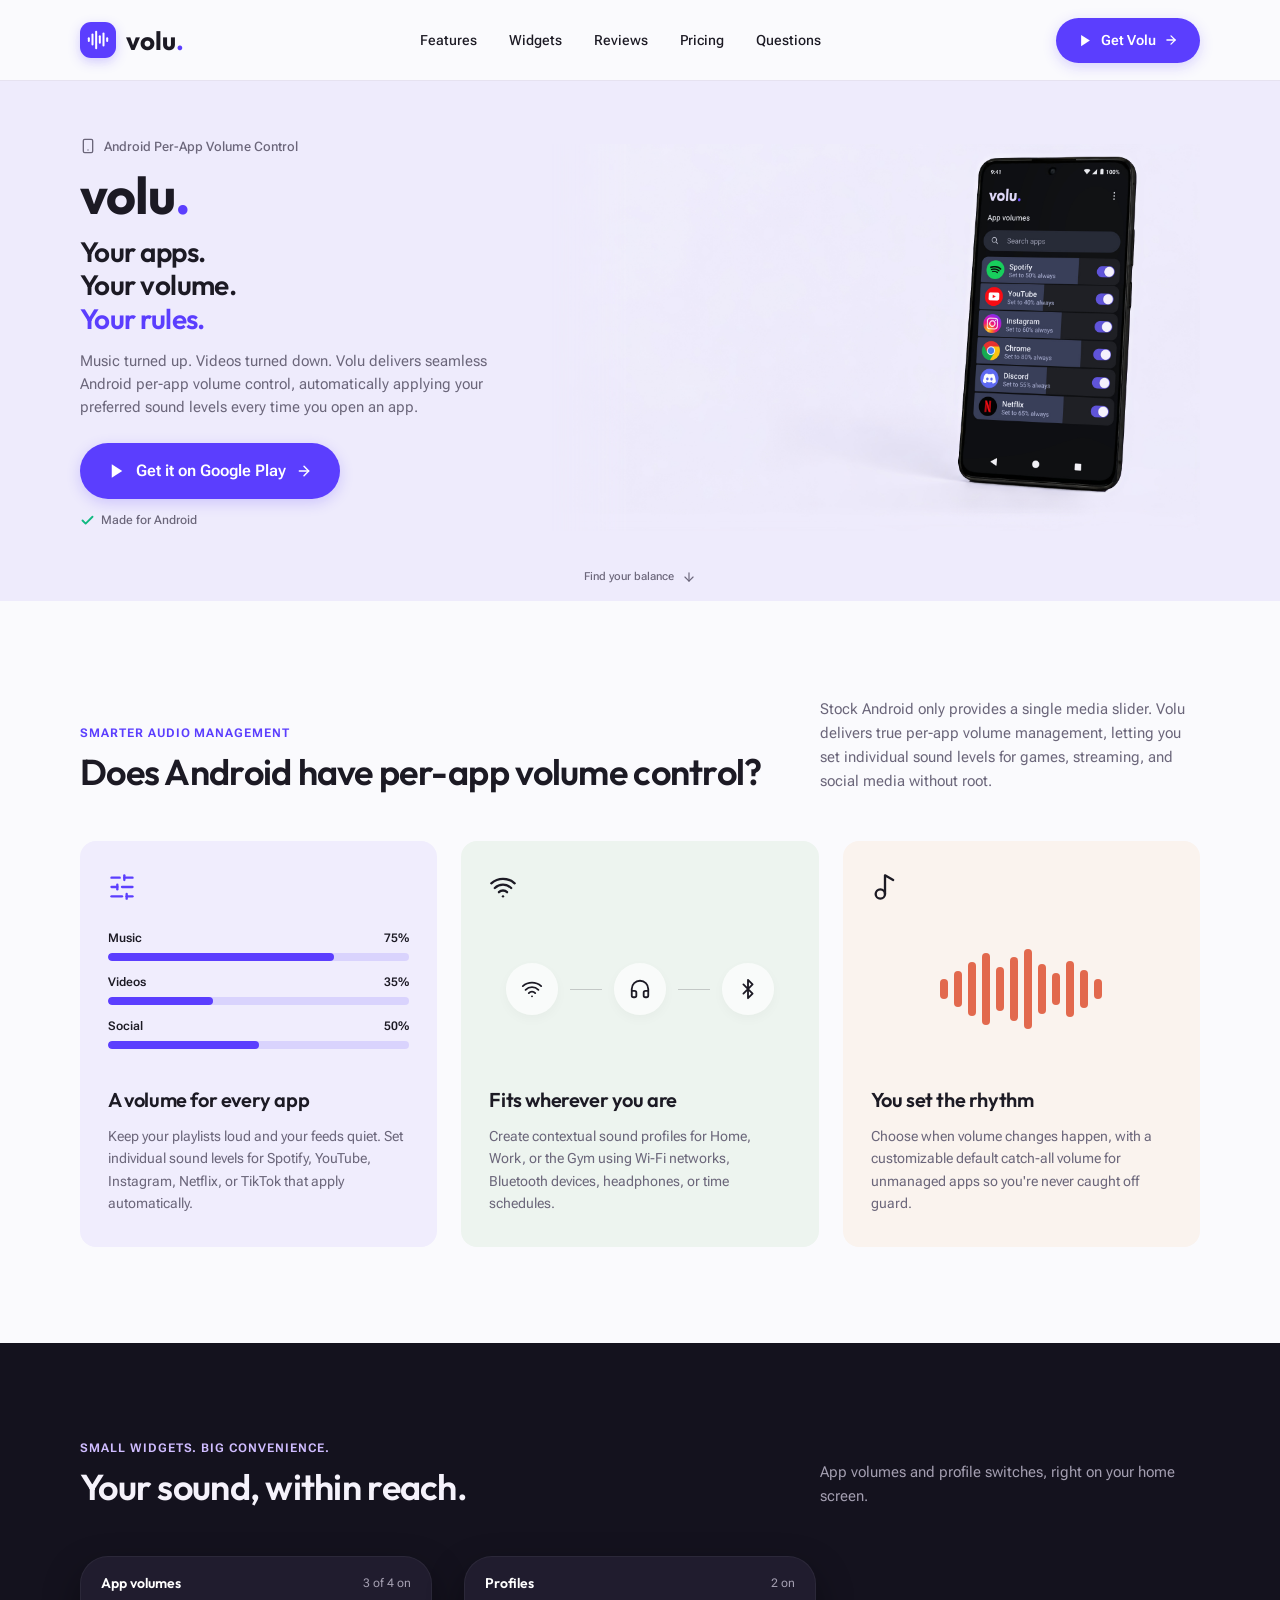
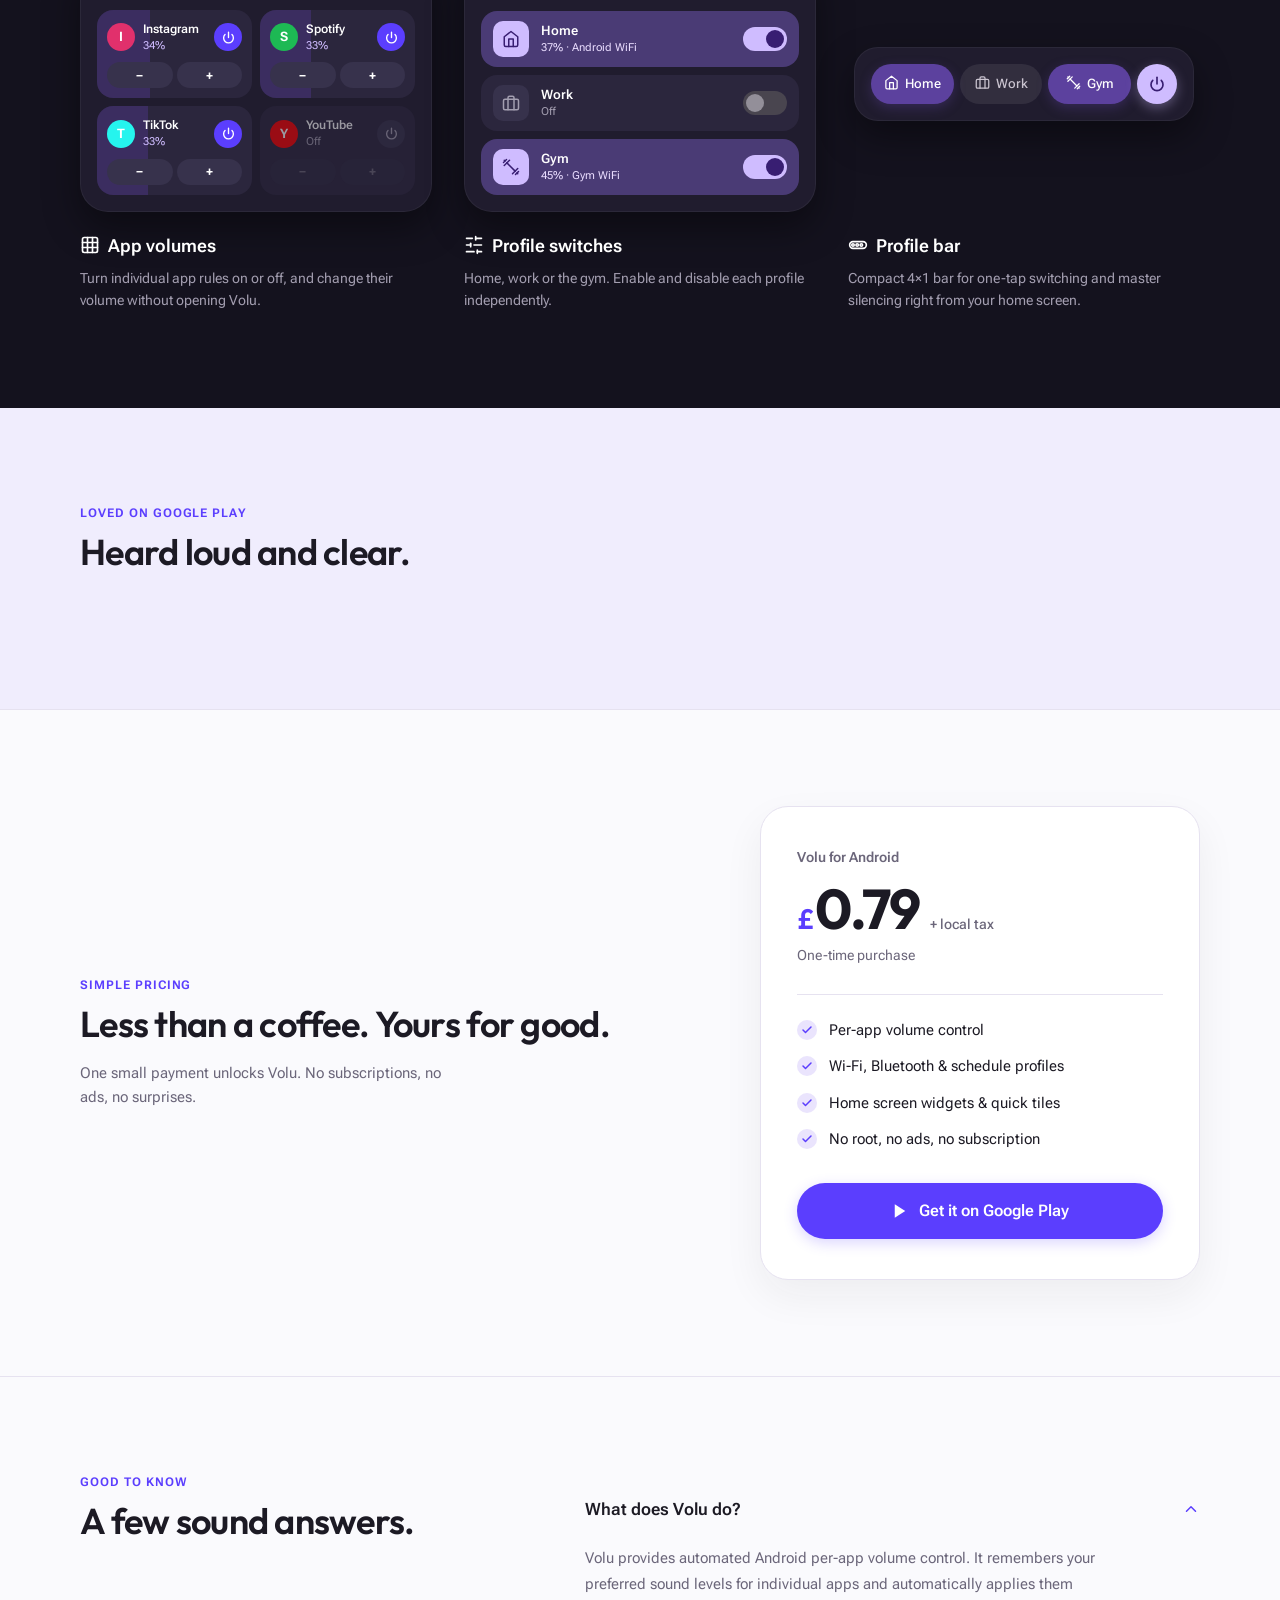
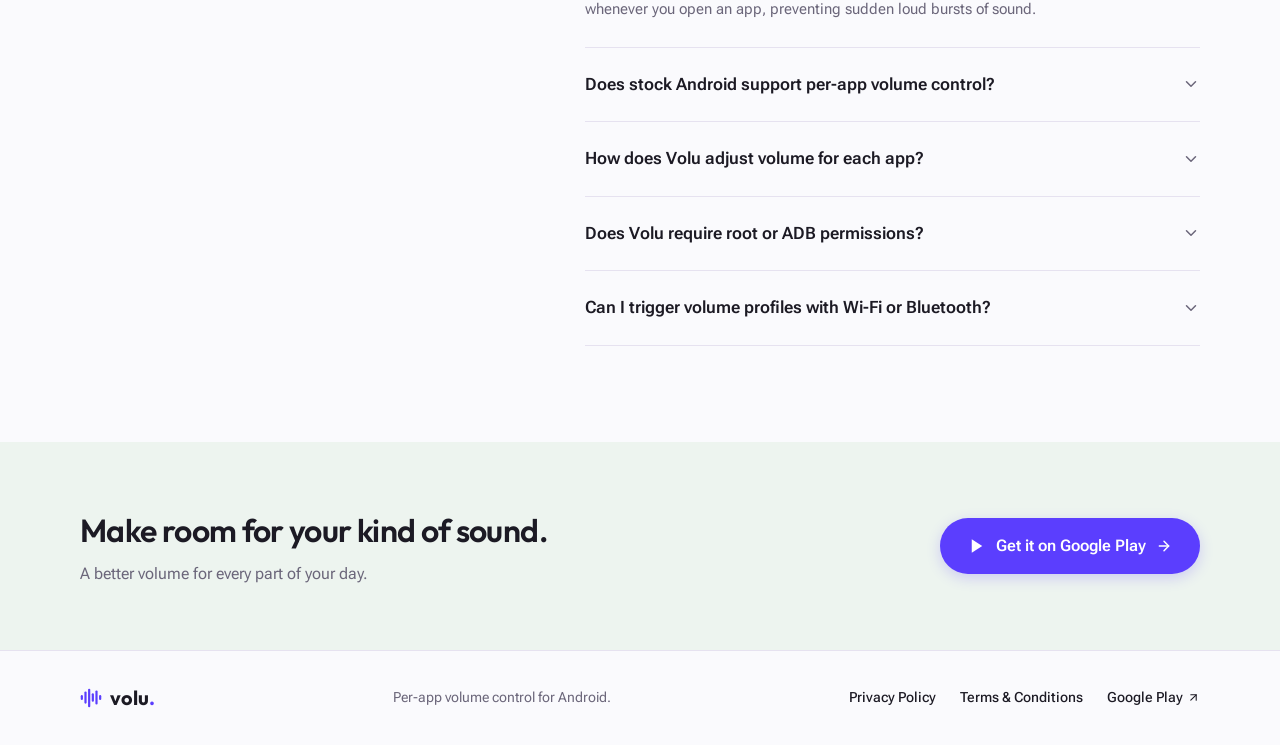
<file: index.html>
<!DOCTYPE html>
<html lang="en">
<head>
  <meta charset="UTF-8" />
  <meta name="viewport" content="width=device-width, initial-scale=1.0" />
  <title>Android Per-App Volume Control — Set Levels with Volu</title>
  <meta name="description" content="Get true Android per-app volume control with Volu. Automatically set custom sound levels for every app and switch profiles with Wi-Fi and Bluetooth." />
  <meta name="keywords" content="android per-app volume control, separate volume for each app android, app volume manager android, individual app volume control, android volume control widget, sound profiles" />

  <!-- Favicons -->
  <link rel="icon" type="image/x-icon" href="/favicon.ico" />
  <link rel="icon" type="image/png" sizes="32x32" href="/assets/favicon-32x32.png" />
  <link rel="icon" type="image/png" sizes="16x16" href="/assets/favicon-16x16.png" />
  <link rel="apple-touch-icon" sizes="180x180" href="/assets/apple-touch-icon.png" />

  <!-- Open Graph / Social -->
  <meta property="og:type" content="website" />
  <meta property="og:title" content="Android Per-App Volume Control — Volu" />
  <meta property="og:description" content="Get true Android per-app volume control with Volu. Automatically set custom sound levels for every app and switch profiles with Wi-Fi and Bluetooth." />
  <meta property="og:image" content="https://volu.support/assets/volu-website-hero.jpg" />
  <meta property="og:url" content="https://volu.support/" />
  <meta name="twitter:card" content="summary_large_image" />
  <meta name="twitter:title" content="Android Per-App Volume Control — Volu" />
  <meta name="twitter:description" content="Get true Android per-app volume control with Volu. Automatically set custom sound levels for every app and switch profiles with Wi-Fi and Bluetooth." />
  <meta name="twitter:image" content="https://volu.support/assets/volu-website-hero.jpg" />

  <!-- Canonical & Language Alternates -->
  <link rel="canonical" href="https://volu.support/" />
  <link rel="alternate" hreflang="en" href="https://volu.support/" />
  <link rel="alternate" hreflang="x-default" href="https://volu.support/" />

  <!-- Structured Data: SoftwareApplication, Organization, Person & FAQPage -->
  <script type="application/ld+json">
  {
    "@context": "https://schema.org",
    "@graph": [
      {
        "@type": ["SoftwareApplication", "MobileApplication"],
        "name": "Volu",
        "operatingSystem": "Android",
        "applicationCategory": "UtilitiesApplication",
        "description": "Android per-app volume control. Automatically set custom sound levels for every app and switch profiles with Wi-Fi and Bluetooth.",
        "offers": {
          "@type": "Offer",
          "price": "0.79",
          "priceCurrency": "GBP"
        },
        "installUrl": "https://play.google.com/store/apps/details?id=com.tdapps.volu",
        "image": "https://volu.support/assets/volu-website-hero.jpg",
        "url": "https://volu.support/",
        "author": {
          "@id": "https://volu.support/#organization"
        },
        "publisher": {
          "@id": "https://volu.support/#organization"
        }
      },
      {
        "@type": "Organization",
        "@id": "https://volu.support/#organization",
        "name": "Volu",
        "url": "https://volu.support/",
        "logo": "https://volu.support/assets/android-chrome-512x512.png",
        "sameAs": [
          "https://play.google.com/store/apps/details?id=com.tdapps.volu",
          "https://github.com/terry-brett"
        ],
        "founder": {
          "@type": "Person",
          "@id": "https://volu.support/#founder",
          "name": "Terry Marcin Brett",
          "url": "https://github.com/terry-brett",
          "sameAs": [
            "https://github.com/terry-brett"
          ]
        }
      },
      {
        "@type": "Person",
        "@id": "https://volu.support/#founder",
        "name": "Terry Marcin Brett",
        "url": "https://github.com/terry-brett",
        "sameAs": [
          "https://github.com/terry-brett"
        ]
      },
      {
        "@type": "FAQPage",
        "mainEntity": [
          {
            "@type": "Question",
            "name": "What does Volu do?",
            "acceptedAnswer": {
              "@type": "Answer",
              "text": "Volu provides automated Android per-app volume control. It remembers your preferred sound levels for individual apps and automatically applies them whenever you open an app, preventing sudden loud bursts of sound."
            }
          },
          {
            "@type": "Question",
            "name": "Does stock Android support per-app volume control?",
            "acceptedAnswer": {
              "@type": "Answer",
              "text": "No. Stock Android only provides a single global media volume slider. Volu bridges this gap by detecting which app is in the foreground and applying your preset volume automatically without requiring root."
            }
          },
          {
            "@type": "Question",
            "name": "How does Volu adjust volume for each app?",
            "acceptedAnswer": {
              "@type": "Answer",
              "text": "Volu uses Android's standard Usage Access permission to detect when a configured app enters the foreground, instantly and smoothly setting the media stream to your desired percentage without manual adjustment."
            }
          },
          {
            "@type": "Question",
            "name": "Does Volu require root or ADB permissions?",
            "acceptedAnswer": {
              "@type": "Answer",
              "text": "No. Volu does not require root, custom ROMs, or ADB setup. It functions right out of the box on standard Android devices running Android 8.0+ using the standard Usage Access permission."
            }
          },
          {
            "@type": "Question",
            "name": "Can I trigger volume profiles with Wi-Fi or Bluetooth?",
            "acceptedAnswer": {
              "@type": "Answer",
              "text": "Yes. Volu allows you to bind sound profiles (such as Home, Work, Gym, or Car) to specific Wi-Fi SSIDs, Bluetooth devices, wired headphones, or time schedules."
            }
          }
        ]
      }
    ]
  }
  </script>

  <!-- Google Fonts -->
  <link rel="preconnect" href="https://fonts.googleapis.com" />
  <link rel="preconnect" href="https://fonts.gstatic.com" crossorigin />
  <link href="https://fonts.googleapis.com/css2?family=Outfit:wght@400;500;600;700;800&family=Plus+Jakarta+Sans:wght@400;500;600;700;800&family=Roboto+Flex:opsz,wght@8..144,400;500;600;700&display=swap" rel="stylesheet" />

  <link rel="stylesheet" href="style.css?v=2" />
</head>
<body>
  <!-- Header -->
  <header class="site-header">
    <div class="site-container header-inner">
      <a href="#" aria-label="Volu home" class="brand-link">
        <span class="brand-mark" aria-hidden="true">
          <svg viewBox="0 0 24 24" fill="none" stroke="currentColor" stroke-width="2.2" stroke-linecap="round" stroke-linejoin="round">
            <path d="M2 10v3"/><path d="M6 6v11"/><path d="M10 3v18"/><path d="M14 8v7"/><path d="M18 5v13"/><path d="M22 10v3"/>
          </svg>
        </span>
        <span>volu<span class="dot">.</span></span>
      </a>

      <nav aria-label="Main navigation" class="desktop-nav">
        <a href="#features">Features</a>
        <a href="#widgets">Widgets</a>
        <a href="#reviews">Reviews</a>
        <a href="#pricing">Pricing</a>
        <a href="#questions">Questions</a>
      </nav>

      <div class="header-actions">
        <a href="https://play.google.com/store/apps/details?id=com.tdapps.volu" target="_blank" rel="noopener noreferrer" class="btn-download">
          <svg width="15" height="15" viewBox="0 0 24 24" fill="currentColor">
            <polygon points="5 3 19 12 5 21 5 3"/>
          </svg>
          <span>Get Volu</span>
          <svg width="14" height="14" viewBox="0 0 24 24" fill="none" stroke="currentColor" stroke-width="2.2" stroke-linecap="round" stroke-linejoin="round">
            <path d="M5 12h14"/><path d="m12 5 7 7-7 7"/>
          </svg>
        </a>

        <button type="button" class="menu-toggle" id="menuToggle" aria-label="Open menu" aria-expanded="false">
          <svg width="22" height="22" viewBox="0 0 24 24" fill="none" stroke="currentColor" stroke-width="2" stroke-linecap="round" stroke-linejoin="round" id="menuIcon">
            <line x1="4" y1="12" x2="20" y2="12"/><line x1="4" y1="6" x2="20" y2="6"/><line x1="4" y1="18" x2="20" y2="18"/>
          </svg>
        </button>
      </div>
    </div>

    <!-- Mobile Drawer Navigation -->
    <nav aria-label="Mobile navigation" class="site-container mobile-nav" id="mobileNav">
      <a href="#features" class="mobile-nav-link">Features</a>
      <a href="#widgets" class="mobile-nav-link">Widgets</a>
      <a href="#reviews" class="mobile-nav-link">Reviews</a>
      <a href="#pricing" class="mobile-nav-link">Pricing</a>
      <a href="#questions" class="mobile-nav-link">Questions</a>
    </nav>
  </header>

  <main>
    <!-- Hero Section -->
    <section class="site-hero">
      <div class="site-container hero-inner">
        <div class="hero-copy">
          <p class="hero-eyebrow">
            <svg width="16" height="16" viewBox="0 0 24 24" fill="none" stroke="currentColor" stroke-width="2" stroke-linecap="round" stroke-linejoin="round">
              <rect width="14" height="20" x="5" y="2" rx="2" ry="2"/><path d="M12 18h.01"/>
            </svg>
            Android Per-App Volume Control
          </p>
          <h1 class="hero-title">volu<span class="dot">.</span></h1>
          <h2 class="hero-subtitle">
            Your apps.<br />
            Your volume.<br />
            <span class="dot">Your rules.</span>
          </h2>
          <p class="hero-desc">
            Music turned up. Videos turned down. Volu delivers seamless Android per-app volume control, automatically applying your preferred sound levels every time you open an app.
          </p>
          <div class="hero-cta">
            <a href="https://play.google.com/store/apps/details?id=com.tdapps.volu" target="_blank" rel="noopener noreferrer" class="btn-download btn-large">
              <svg width="18" height="18" viewBox="0 0 24 24" fill="currentColor">
                <polygon points="5 3 19 12 5 21 5 3"/>
              </svg>
              <span>Get it on Google Play</span>
              <svg width="16" height="16" viewBox="0 0 24 24" fill="none" stroke="currentColor" stroke-width="2.2" stroke-linecap="round" stroke-linejoin="round">
                <path d="M5 12h14"/><path d="m12 5 7 7-7 7"/>
              </svg>
            </a>
          </div>
          <p class="hero-badge">
            <svg width="15" height="15" viewBox="0 0 24 24" fill="none" stroke="currentColor" stroke-width="3" stroke-linecap="round" stroke-linejoin="round">
              <polyline points="20 6 9 17 4 12"/>
            </svg>
            Made for Android
          </p>
        </div>

        <div class="hero-media">
          <picture>
            <source media="(max-width: 767px)" srcset="assets/volu-website-hero-mobile.jpg" />
            <img
              src="assets/volu-website-hero.jpg"
              width="1024"
              height="610"
              alt="Volu per-app volume controls on an Android phone"
              class="hero-image"
              fetchpriority="high"
            />
          </picture>
        </div>
      </div>
      <a href="#features" class="hero-scroll" aria-label="Scroll down to features">
        Find your balance
        <svg width="14" height="14" viewBox="0 0 24 24" fill="none" stroke="currentColor" stroke-width="2" stroke-linecap="round" stroke-linejoin="round">
          <path d="M12 5v14"/><path d="m19 12-7 7-7-7"/>
        </svg>
      </a>
    </section>

    <!-- Features Section -->
    <section id="features" class="section-padding">
      <div class="site-container">
        <div class="section-head">
          <div>
            <p class="section-eyebrow">SMARTER AUDIO MANAGEMENT</p>
            <h2 class="section-title">Does Android have per-app volume control?</h2>
          </div>
          <p class="section-head-desc">
            Stock Android only provides a single media slider. Volu delivers true per-app volume management, letting you set individual sound levels for games, streaming, and social media without root.
          </p>
        </div>

        <div class="features-grid">
          <!-- Feature 1 -->
          <article class="feature-item bg-secondary">
            <div class="feature-icon-wrapper">
              <svg width="28" height="28" viewBox="0 0 24 24" fill="none" stroke="currentColor" stroke-width="2" stroke-linecap="round" stroke-linejoin="round">
                <line x1="21" x2="14" y1="4" y2="4"/><line x1="10" x2="3" y1="4" y2="4"/><line x1="21" x2="12" y1="12" y2="12"/><line x1="8" x2="3" y1="12" y2="12"/><line x1="21" x2="16" y1="20" y2="20"/><line x1="12" x2="3" y1="20" y2="20"/><line x1="14" x2="14" y1="2" y2="6"/><line x1="8" x2="8" y1="10" y2="14"/><line x1="16" x2="16" y1="18" y2="22"/>
              </svg>
            </div>
            <div class="feature-visual">
              <div class="mini-volumes">
                <div class="mini-vol-row">
                  <div class="mini-vol-label"><span>Music</span><span>75%</span></div>
                  <div class="mini-vol-track"><div class="mini-vol-fill" style="width: 75%;"></div></div>
                </div>
                <div class="mini-vol-row">
                  <div class="mini-vol-label"><span>Videos</span><span>35%</span></div>
                  <div class="mini-vol-track"><div class="mini-vol-fill" style="width: 35%;"></div></div>
                </div>
                <div class="mini-vol-row">
                  <div class="mini-vol-label"><span>Social</span><span>50%</span></div>
                  <div class="mini-vol-track"><div class="mini-vol-fill" style="width: 50%;"></div></div>
                </div>
              </div>
            </div>
            <h3 class="feature-title">A volume for every app</h3>
            <p class="feature-desc">Keep your playlists loud and your feeds quiet. Set individual sound levels for Spotify, YouTube, Instagram, Netflix, or TikTok that apply automatically.</p>
          </article>

          <!-- Feature 2 -->
          <article class="feature-item bg-sage">
            <div class="feature-icon-wrapper neutral">
              <svg width="28" height="28" viewBox="0 0 24 24" fill="none" stroke="currentColor" stroke-width="2" stroke-linecap="round" stroke-linejoin="round">
                <path d="M12 20h.01"/><path d="M2 8.82a15 15 0 0 1 20 0"/><path d="M5 12.859a10 10 0 0 1 14 0"/><path d="M8.5 16.429a5 5 0 0 1 7 0"/>
              </svg>
            </div>
            <div class="feature-visual">
              <div class="context-symbols">
                <span class="context-symbol" title="Wi-Fi">
                  <svg width="22" height="22" viewBox="0 0 24 24" fill="none" stroke="currentColor" stroke-width="2" stroke-linecap="round" stroke-linejoin="round">
                    <path d="M12 20h.01"/><path d="M2 8.82a15 15 0 0 1 20 0"/><path d="M5 12.859a10 10 0 0 1 14 0"/><path d="M8.5 16.429a5 5 0 0 1 7 0"/>
                  </svg>
                </span>
                <span class="context-line" aria-hidden="true"></span>
                <span class="context-symbol" title="Headphones">
                  <svg width="22" height="22" viewBox="0 0 24 24" fill="none" stroke="currentColor" stroke-width="2" stroke-linecap="round" stroke-linejoin="round">
                    <path d="M3 14h3a2 2 0 0 1 2 2v3a2 2 0 0 1-2 2H5a2 2 0 0 1-2-2v-7a9 9 0 0 1 18 0v7a2 2 0 0 1-2 2h-1a2 2 0 0 1-2-2v-3a2 2 0 0 1 2-2h3"/>
                  </svg>
                </span>
                <span class="context-line" aria-hidden="true"></span>
                <span class="context-symbol" title="Bluetooth">
                  <svg width="22" height="22" viewBox="0 0 24 24" fill="none" stroke="currentColor" stroke-width="2" stroke-linecap="round" stroke-linejoin="round">
                    <path d="m7 7 10 10-5 5V2l5 5L7 17"/>
                  </svg>
                </span>
              </div>
            </div>
            <h3 class="feature-title">Fits wherever you are</h3>
            <p class="feature-desc">Create contextual sound profiles for Home, Work, or the Gym using Wi-Fi networks, Bluetooth devices, headphones, or time schedules.</p>
          </article>

          <!-- Feature 3 -->
          <article class="feature-item bg-peach">
            <div class="feature-icon-wrapper neutral">
              <svg width="28" height="28" viewBox="0 0 24 24" fill="none" stroke="currentColor" stroke-width="2" stroke-linecap="round" stroke-linejoin="round">
                <circle cx="8" cy="18" r="4"/><path d="M12 18V2l7 4"/>
              </svg>
            </div>
            <div class="feature-visual">
              <div class="audio-waves" aria-hidden="true">
                <span class="wave-bar"></span>
                <span class="wave-bar"></span>
                <span class="wave-bar"></span>
                <span class="wave-bar"></span>
                <span class="wave-bar"></span>
                <span class="wave-bar"></span>
                <span class="wave-bar"></span>
                <span class="wave-bar"></span>
                <span class="wave-bar"></span>
                <span class="wave-bar"></span>
                <span class="wave-bar"></span>
                <span class="wave-bar"></span>
              </div>
            </div>
            <h3 class="feature-title">You set the rhythm</h3>
            <p class="feature-desc">Choose when volume changes happen, with a customizable default catch-all volume for unmanaged apps so you're never caught off guard.</p>
          </article>
        </div>
      </div>
    </section>

    <!-- Widgets Section (Material 3 Dark Stage) -->
    <section id="widgets" class="section-padding widget-band">
      <div class="site-container">
        <div class="section-head">
          <div>
            <p class="section-eyebrow">SMALL WIDGETS. BIG CONVENIENCE.</p>
            <h2 class="section-title">Your sound, within reach.</h2>
          </div>
          <p class="section-head-desc">
            App volumes and profile switches, right on your home screen.
          </p>
        </div>

        <div class="widgets-grid">
          <!-- Widget 1: App Volumes -->
          <div class="widget-card-container">
            <div class="widget-stage">
              <div class="widget-box" id="appsWidgetContainer">
                <div class="widget-header">
                  <span class="widget-header-title">App volumes</span>
                  <span class="widget-header-count" id="appsWidgetCount">3 of 4 on</span>
                </div>
                <div class="apps-grid" id="appsGrid">
                  <div class="app-widget-tile" id="tile-ig">
                    <div class="app-vol-fill" style="width: 34%;"></div>
                    <div class="app-tile-top">
                      <div class="app-badge-circle" style="background-color: #E1306C;">I</div>
                      <div class="app-tile-info">
                        <div class="app-tile-name">Instagram</div>
                        <div class="app-tile-status">34%</div>
                      </div>
                      <button type="button" class="btn-tile-power active" aria-label="Toggle Instagram" onclick="toggleApp('ig')">
                        <svg width="13" height="13" viewBox="0 0 24 24" fill="none" stroke="currentColor" stroke-width="2.5" stroke-linecap="round" stroke-linejoin="round">
                          <path d="M12 2v10"/><path d="M18.4 6.6a9 9 0 1 1-12.8 0"/>
                        </svg>
                      </button>
                    </div>
                    <div class="app-tile-controls">
                      <button type="button" class="btn-bump" aria-label="Lower volume for Instagram" onclick="bumpApp('ig', -10)">−</button>
                      <button type="button" class="btn-bump" aria-label="Raise volume for Instagram" onclick="bumpApp('ig', 10)">+</button>
                    </div>
                  </div>
                  <div class="app-widget-tile" id="tile-sp">
                    <div class="app-vol-fill" style="width: 33%;"></div>
                    <div class="app-tile-top">
                      <div class="app-badge-circle" style="background-color: #1DB954;">S</div>
                      <div class="app-tile-info">
                        <div class="app-tile-name">Spotify</div>
                        <div class="app-tile-status">33%</div>
                      </div>
                      <button type="button" class="btn-tile-power active" aria-label="Toggle Spotify" onclick="toggleApp('sp')">
                        <svg width="13" height="13" viewBox="0 0 24 24" fill="none" stroke="currentColor" stroke-width="2.5" stroke-linecap="round" stroke-linejoin="round">
                          <path d="M12 2v10"/><path d="M18.4 6.6a9 9 0 1 1-12.8 0"/>
                        </svg>
                      </button>
                    </div>
                    <div class="app-tile-controls">
                      <button type="button" class="btn-bump" aria-label="Lower volume for Spotify" onclick="bumpApp('sp', -10)">−</button>
                      <button type="button" class="btn-bump" aria-label="Raise volume for Spotify" onclick="bumpApp('sp', 10)">+</button>
                    </div>
                  </div>
                  <div class="app-widget-tile" id="tile-tt">
                    <div class="app-vol-fill" style="width: 33%;"></div>
                    <div class="app-tile-top">
                      <div class="app-badge-circle" style="background-color: #25F4EE;">T</div>
                      <div class="app-tile-info">
                        <div class="app-tile-name">TikTok</div>
                        <div class="app-tile-status">33%</div>
                      </div>
                      <button type="button" class="btn-tile-power active" aria-label="Toggle TikTok" onclick="toggleApp('tt')">
                        <svg width="13" height="13" viewBox="0 0 24 24" fill="none" stroke="currentColor" stroke-width="2.5" stroke-linecap="round" stroke-linejoin="round">
                          <path d="M12 2v10"/><path d="M18.4 6.6a9 9 0 1 1-12.8 0"/>
                        </svg>
                      </button>
                    </div>
                    <div class="app-tile-controls">
                      <button type="button" class="btn-bump" aria-label="Lower volume for TikTok" onclick="bumpApp('tt', -10)">−</button>
                      <button type="button" class="btn-bump" aria-label="Raise volume for TikTok" onclick="bumpApp('tt', 10)">+</button>
                    </div>
                  </div>
                  <div class="app-widget-tile is-off" id="tile-yt">
                    <div class="app-tile-top">
                      <div class="app-badge-circle" style="background-color: #FF0000;">Y</div>
                      <div class="app-tile-info">
                        <div class="app-tile-name">YouTube</div>
                        <div class="app-tile-status">Off</div>
                      </div>
                      <button type="button" class="btn-tile-power" aria-label="Toggle YouTube" onclick="toggleApp('yt')">
                        <svg width="13" height="13" viewBox="0 0 24 24" fill="none" stroke="currentColor" stroke-width="2.5" stroke-linecap="round" stroke-linejoin="round">
                          <path d="M12 2v10"/><path d="M18.4 6.6a9 9 0 1 1-12.8 0"/>
                        </svg>
                      </button>
                    </div>
                    <div class="app-tile-controls">
                      <button type="button" class="btn-bump" aria-label="Lower volume for YouTube" disabled onclick="bumpApp('yt', -10)">−</button>
                      <button type="button" class="btn-bump" aria-label="Raise volume for YouTube" disabled onclick="bumpApp('yt', 10)">+</button>
                    </div>
                  </div>
                </div>
              </div>
            </div>
            <div class="widget-label-row">
              <svg width="20" height="20" viewBox="0 0 24 24" fill="none" stroke="currentColor" stroke-width="2" stroke-linecap="round" stroke-linejoin="round">
                <rect width="18" height="18" x="3" y="3" rx="2"/><path d="M3 9h18"/><path d="M3 15h18"/><path d="M9 3v18"/><path d="M15 3v18"/>
              </svg>
              <span>App volumes</span>
            </div>
            <p class="widget-desc">
              Turn individual app rules on or off, and change their volume without opening Volu.
            </p>
          </div>

          <!-- Widget 2: Profile Switches -->
          <div class="widget-card-container">
            <div class="widget-stage">
              <div class="widget-box" id="profileWidgetContainer">
                <div class="widget-header">
                  <span class="widget-header-title">Profiles</span>
                  <span class="widget-header-count" id="profilesWidgetCount">2 on</span>
                </div>
                <div class="profiles-list" id="profilesList">
                  <div class="profile-widget-tile is-on" onclick="toggleProfile('home')">
                    <div class="profile-tile-icon">
                      <svg width="18" height="18" viewBox="0 0 24 24" fill="none" stroke="currentColor" stroke-width="2" stroke-linecap="round" stroke-linejoin="round"><path d="m3 9 9-7 9 7v11a2 2 0 0 1-2 2H5a2 2 0 0 1-2-2z"/><polyline points="9 22 9 12 15 12 15 22"/></svg>
                    </div>
                    <div class="profile-tile-info">
                      <div class="profile-tile-name">Home</div>
                      <div class="profile-tile-sub">37% · Android WiFi</div>
                    </div>
                    <div class="switch-ui on">
                      <div class="switch-thumb"></div>
                    </div>
                  </div>
                  <div class="profile-widget-tile" onclick="toggleProfile('work')">
                    <div class="profile-tile-icon">
                      <svg width="18" height="18" viewBox="0 0 24 24" fill="none" stroke="currentColor" stroke-width="2" stroke-linecap="round" stroke-linejoin="round"><rect width="20" height="14" x="2" y="7" rx="2" ry="2"/><path d="M16 21V5a2 2 0 0 0-2-2h-4a2 2 0 0 0-2 2v16"/></svg>
                    </div>
                    <div class="profile-tile-info">
                      <div class="profile-tile-name">Work</div>
                      <div class="profile-tile-sub">Off</div>
                    </div>
                    <div class="switch-ui">
                      <div class="switch-thumb"></div>
                    </div>
                  </div>
                  <div class="profile-widget-tile is-on" onclick="toggleProfile('gym')">
                    <div class="profile-tile-icon">
                      <svg width="18" height="18" viewBox="0 0 24 24" fill="none" stroke="currentColor" stroke-width="2" stroke-linecap="round" stroke-linejoin="round"><path d="m6.5 6.5 11 11"/><path d="m21 21-1-1"/><path d="m3 3 1 1"/><path d="m18 22 4-4"/><path d="m2 6 4-4"/><path d="m3 10 7-7"/><path d="m14 21 7-7"/></svg>
                    </div>
                    <div class="profile-tile-info">
                      <div class="profile-tile-name">Gym</div>
                      <div class="profile-tile-sub">45% · Gym WiFi</div>
                    </div>
                    <div class="switch-ui on">
                      <div class="switch-thumb"></div>
                    </div>
                  </div>
                </div>
              </div>
            </div>
            <div class="widget-label-row">
              <svg width="20" height="20" viewBox="0 0 24 24" fill="none" stroke="currentColor" stroke-width="2" stroke-linecap="round" stroke-linejoin="round">
                <line x1="21" x2="14" y1="4" y2="4"/><line x1="10" x2="3" y1="4" y2="4"/><line x1="21" x2="12" y1="12" y2="12"/><line x1="8" x2="3" y1="12" y2="12"/><line x1="21" x2="16" y1="20" y2="20"/><line x1="12" x2="3" y1="20" y2="20"/><line x1="14" x2="14" y1="2" y2="6"/><line x1="8" x2="8" y1="10" y2="14"/><line x1="16" x2="16" y1="18" y2="22"/>
              </svg>
              <span>Profile switches</span>
            </div>
            <p class="widget-desc">
              Home, work or the gym. Enable and disable each profile independently.
            </p>
          </div>

          <!-- Widget 3: Profile Bar -->
          <div class="widget-card-container">
            <div class="widget-stage">
              <div class="profile-bar-widget" id="profileBarWidget">
                <div class="profile-bar-pills">
                  <button
                    type="button"
                    class="profile-bar-pill active"
                    onclick="toggleProfile('home')"
                    aria-label="Toggle Home profile"
                  >
                    <span class="pill-icon"><svg width="18" height="18" viewBox="0 0 24 24" fill="none" stroke="currentColor" stroke-width="2" stroke-linecap="round" stroke-linejoin="round"><path d="m3 9 9-7 9 7v11a2 2 0 0 1-2 2H5a2 2 0 0 1-2-2z"/><polyline points="9 22 9 12 15 12 15 22"/></svg></span>
                    <span class="pill-name">Home</span>
                  </button>
                  <button
                    type="button"
                    class="profile-bar-pill"
                    onclick="toggleProfile('work')"
                    aria-label="Toggle Work profile"
                  >
                    <span class="pill-icon"><svg width="18" height="18" viewBox="0 0 24 24" fill="none" stroke="currentColor" stroke-width="2" stroke-linecap="round" stroke-linejoin="round"><rect width="20" height="14" x="2" y="7" rx="2" ry="2"/><path d="M16 21V5a2 2 0 0 0-2-2h-4a2 2 0 0 0-2 2v16"/></svg></span>
                    <span class="pill-name">Work</span>
                  </button>
                  <button
                    type="button"
                    class="profile-bar-pill active"
                    onclick="toggleProfile('gym')"
                    aria-label="Toggle Gym profile"
                  >
                    <span class="pill-icon"><svg width="18" height="18" viewBox="0 0 24 24" fill="none" stroke="currentColor" stroke-width="2" stroke-linecap="round" stroke-linejoin="round"><path d="m6.5 6.5 11 11"/><path d="m21 21-1-1"/><path d="m3 3 1 1"/><path d="m18 22 4-4"/><path d="m2 6 4-4"/><path d="m3 10 7-7"/><path d="m14 21 7-7"/></svg></span>
                    <span class="pill-name">Gym</span>
                  </button>
                </div>
                <button
                  type="button"
                  class="profile-bar-power active"
                  onclick="turnAllProfilesOff()"
                  aria-label="Turn all profiles off"
                  title="Turn all profiles off"
                >
                  <svg width="16" height="16" viewBox="0 0 24 24" fill="none" stroke="currentColor" stroke-width="2.5" stroke-linecap="round" stroke-linejoin="round">
                    <path d="M12 2v10"/><path d="M18.4 6.6a9 9 0 1 1-12.8 0"/>
                  </svg>
                </button>
              </div>
            </div>
            <div class="widget-label-row">
              <svg width="20" height="20" viewBox="0 0 24 24" fill="none" stroke="currentColor" stroke-width="2" stroke-linecap="round" stroke-linejoin="round">
                <rect width="20" height="8" x="2" y="8" rx="4"/><circle cx="6" cy="12" r="1.5"/><circle cx="11" cy="12" r="1.5"/><circle cx="16" cy="12" r="1.5"/>
              </svg>
              <span>Profile bar</span>
            </div>
            <p class="widget-desc">
              Compact 4×1 bar for one-tap switching and master silencing right from your home screen.
            </p>
          </div>
        </div>
      </div>
    </section>

    <!-- Reviews Section -->
    <section id="reviews" class="section-padding reviews-band">
      <div class="site-container">
        <div class="section-head">
          <div>
            <p class="section-eyebrow">LOVED ON GOOGLE PLAY</p>
            <h2 class="section-title">Heard loud and clear.</h2>
          </div>
        </div>
        <div class="reviews-widget-wrap">
          <div class="blootrue-widget-UbCtnuPFzKqD">
          </div>
          <script src="https://api.blootrue.com/api/widgets/platform.js" async></script>
        </div>
      </div>
    </section>

    <!-- Pricing Section -->
    <section id="pricing" class="section-padding pricing-band">
      <div class="site-container pricing-grid">
        <div>
          <p class="section-eyebrow">SIMPLE PRICING</p>
          <h2 class="section-title">Less than a coffee. Yours for good.</h2>
          <p class="section-head-desc pricing-desc">One small payment unlocks Volu. No subscriptions, no ads, no surprises.</p>
        </div>
        <div class="price-card">
          <p class="price-label">Volu for Android</p>
          <p class="price-amount"><span class="price-value" id="priceAmount"><span class="price-currency">£</span>0.79</span><span class="price-tax">+ local tax</span></p>
          <p class="price-note" id="priceNote">One-time purchase</p>
          <ul class="price-list">
            <li>Per-app volume control</li>
            <li>Wi-Fi, Bluetooth &amp; schedule profiles</li>
            <li>Home screen widgets &amp; quick tiles</li>
            <li>No root, no ads, no subscription</li>
          </ul>
          <a href="https://play.google.com/store/apps/details?id=com.tdapps.volu" target="_blank" rel="noopener noreferrer" class="btn-download btn-large price-btn">
            <svg width="18" height="18" viewBox="0 0 24 24" fill="currentColor"><polygon points="5 3 19 12 5 21 5 3"/></svg>
            <span>Get it on Google Play</span>
          </a>
        </div>
      </div>
    </section>

    <!-- Questions Section (Accordion) -->
    <section id="questions" class="section-padding">
      <div class="site-container questions-grid">
        <div>
          <p class="section-eyebrow">GOOD TO KNOW</p>
          <h2 class="section-title">A few sound answers.</h2>
        </div>

        <div class="faq-list">
          <!-- FAQ Item 1 -->
          <details class="faq-item" name="faq" open>
            <summary class="faq-summary">
              <span>What does Volu do?</span>
              <svg class="faq-chevron" width="18" height="18" viewBox="0 0 24 24" fill="none" stroke="currentColor" stroke-width="2" stroke-linecap="round" stroke-linejoin="round">
                <polyline points="6 9 12 15 18 9"/>
              </svg>
            </summary>
            <p class="faq-answer">
              Volu provides automated Android per-app volume control. It remembers your preferred sound levels for individual apps and automatically applies them whenever you open an app, preventing sudden loud bursts of sound.
            </p>
          </details>

          <!-- FAQ Item 2 -->
          <details class="faq-item" name="faq">
            <summary class="faq-summary">
              <span>Does stock Android support per-app volume control?</span>
              <svg class="faq-chevron" width="18" height="18" viewBox="0 0 24 24" fill="none" stroke="currentColor" stroke-width="2" stroke-linecap="round" stroke-linejoin="round">
                <polyline points="6 9 12 15 18 9"/>
              </svg>
            </summary>
            <p class="faq-answer">
              No. Stock Android only provides a single global media volume slider. Volu bridges this gap by detecting which app is in the foreground and applying your preset volume automatically without requiring root.
            </p>
          </details>

          <!-- FAQ Item 3 -->
          <details class="faq-item" name="faq">
            <summary class="faq-summary">
              <span>How does Volu adjust volume for each app?</span>
              <svg class="faq-chevron" width="18" height="18" viewBox="0 0 24 24" fill="none" stroke="currentColor" stroke-width="2" stroke-linecap="round" stroke-linejoin="round">
                <polyline points="6 9 12 15 18 9"/>
              </svg>
            </summary>
            <p class="faq-answer">
              Volu uses Android's standard Usage Access permission to detect when a configured app enters the foreground, instantly and smoothly setting the media stream to your desired percentage without manual adjustment.
            </p>
          </details>

          <!-- FAQ Item 4 -->
          <details class="faq-item" name="faq">
            <summary class="faq-summary">
              <span>Does Volu require root or ADB permissions?</span>
              <svg class="faq-chevron" width="18" height="18" viewBox="0 0 24 24" fill="none" stroke="currentColor" stroke-width="2" stroke-linecap="round" stroke-linejoin="round">
                <polyline points="6 9 12 15 18 9"/>
              </svg>
            </summary>
            <p class="faq-answer">
              No. Volu does not require root, custom ROMs, or ADB setup. It functions right out of the box on standard Android devices running Android 8.0+ using the standard Usage Access permission.
            </p>
          </details>

          <!-- FAQ Item 5 -->
          <details class="faq-item" name="faq">
            <summary class="faq-summary">
              <span>Can I trigger volume profiles with Wi-Fi or Bluetooth?</span>
              <svg class="faq-chevron" width="18" height="18" viewBox="0 0 24 24" fill="none" stroke="currentColor" stroke-width="2" stroke-linecap="round" stroke-linejoin="round">
                <polyline points="6 9 12 15 18 9"/>
              </svg>
            </summary>
            <p class="faq-answer">
              Yes. Volu allows you to bind sound profiles (such as Home, Work, Gym, or Car) to specific Wi-Fi SSIDs, Bluetooth devices, wired headphones, or time schedules.
            </p>
          </details>
        </div>
      </div>
    </section>

    <!-- Bottom CTA Banner -->
    <section class="bottom-banner">
      <div class="site-container banner-inner">
        <div>
          <h2 class="banner-title">Make room for your kind of sound.</h2>
          <p class="banner-sub">A better volume for every part of your day.</p>
        </div>
        <a href="https://play.google.com/store/apps/details?id=com.tdapps.volu" target="_blank" rel="noopener noreferrer" class="btn-download btn-large">
          <svg width="18" height="18" viewBox="0 0 24 24" fill="currentColor">
            <polygon points="5 3 19 12 5 21 5 3"/>
          </svg>
          <span>Get it on Google Play</span>
          <svg width="16" height="16" viewBox="0 0 24 24" fill="none" stroke="currentColor" stroke-width="2.2" stroke-linecap="round" stroke-linejoin="round">
            <path d="M5 12h14"/><path d="m12 5 7 7-7 7"/>
          </svg>
        </a>
      </div>
    </section>
  </main>

  <!-- Footer -->
  <footer class="site-footer">
    <div class="site-container footer-inner">
      <a href="#" aria-label="Volu home" class="footer-brand">
        <svg width="22" height="22" viewBox="0 0 24 24" fill="none" stroke="var(--primary)" stroke-width="2.4" stroke-linecap="round" stroke-linejoin="round">
          <path d="M2 10v3"/><path d="M6 6v11"/><path d="M10 3v18"/><path d="M14 8v7"/><path d="M18 5v13"/><path d="M22 10v3"/>
        </svg>
        <span>volu<span class="dot">.</span></span>
      </a>
      <p class="footer-desc">Per-app volume control for Android.</p>
      <div class="footer-links">
        <a href="privacy-policy/">Privacy Policy</a>
        <a href="terms-and-conditions/">Terms & Conditions</a>
        <a href="https://play.google.com/store/apps/details?id=com.tdapps.volu" target="_blank" rel="noopener noreferrer">
          Google Play
          <svg width="13" height="13" viewBox="0 0 24 24" fill="none" stroke="currentColor" stroke-width="2" stroke-linecap="round" stroke-linejoin="round">
            <path d="M7 17L17 7"/><path d="M7 7h10v10"/>
          </svg>
        </a>
      </div>
    </div>
  </footer>

  <!-- Interactive JavaScript for Widgets & Navigation -->
  <script>
    // ----------------------------------------------------
    // Mobile Navigation Toggle
    // ----------------------------------------------------
    const menuToggle = document.getElementById('menuToggle');
    const mobileNav = document.getElementById('mobileNav');
    const menuIcon = document.getElementById('menuIcon');

    menuToggle.addEventListener('click', () => {
      const isOpen = mobileNav.classList.toggle('open');
      menuToggle.setAttribute('aria-expanded', isOpen);
      if (isOpen) {
        menuIcon.innerHTML = '<line x1="18" y1="6" x2="6" y2="18"/><line x1="6" y1="6" x2="18" y2="18"/>';
      } else {
        menuIcon.innerHTML = '<line x1="4" y1="12" x2="20" y2="12"/><line x1="4" y1="6" x2="20" y2="6"/><line x1="4" y1="18" x2="20" y2="18"/>';
      }
    });

    document.querySelectorAll('.mobile-nav-link').forEach(link => {
      link.addEventListener('click', () => {
        mobileNav.classList.remove('open');
        menuToggle.setAttribute('aria-expanded', 'false');
        menuIcon.innerHTML = '<line x1="4" y1="12" x2="20" y2="12"/><line x1="4" y1="6" x2="20" y2="6"/><line x1="4" y1="18" x2="20" y2="18"/>';
      });
    });

    // ----------------------------------------------------
    // Interactive Apps Widget
    // ----------------------------------------------------
    let appsState = [
      { id: 'ig', name: 'Instagram', letter: 'I', color: '#E1306C', volume: 34, on: true },
      { id: 'sp', name: 'Spotify', letter: 'S', color: '#1DB954', volume: 33, on: true },
      { id: 'tt', name: 'TikTok', letter: 'T', color: '#25F4EE', volume: 33, on: true },
      { id: 'yt', name: 'YouTube', letter: 'Y', color: '#FF0000', volume: 32, on: false }
    ];

    function renderAppsWidget() {
      const grid = document.getElementById('appsGrid');
      const countLabel = document.getElementById('appsWidgetCount');
      const activeCount = appsState.filter(a => a.on).length;
      countLabel.textContent = `${activeCount} of ${appsState.length} on`;

      grid.innerHTML = appsState.map(app => {
        const statusText = !app.on ? 'Off' : (app.volume === 0 ? 'Muted' : `${app.volume}%`);
        return `
          <div class="app-widget-tile ${!app.on ? 'is-off' : ''}" id="tile-${app.id}">
            ${app.on ? `<div class="app-vol-fill" style="width: ${app.volume}%;"></div>` : ''}
            <div class="app-tile-top">
              <div class="app-badge-circle" style="background-color: ${app.color};">
                ${app.letter}
              </div>
              <div class="app-tile-info">
                <div class="app-tile-name">${app.name}</div>
                <div class="app-tile-status">${statusText}</div>
              </div>
              <button
                type="button"
                class="btn-tile-power ${app.on ? 'active' : ''}"
                aria-label="Toggle ${app.name}"
                onclick="toggleApp('${app.id}')"
              >
                <svg width="13" height="13" viewBox="0 0 24 24" fill="none" stroke="currentColor" stroke-width="2.5" stroke-linecap="round" stroke-linejoin="round">
                  <path d="M12 2v10"/><path d="M18.4 6.6a9 9 0 1 1-12.8 0"/>
                </svg>
              </button>
            </div>
            <div class="app-tile-controls">
              <button
                type="button"
                class="btn-bump"
                aria-label="Lower volume for ${app.name}"
                ${!app.on ? 'disabled' : ''}
                onclick="bumpApp('${app.id}', -10)"
              >−</button>
              <button
                type="button"
                class="btn-bump"
                aria-label="Raise volume for ${app.name}"
                ${!app.on ? 'disabled' : ''}
                onclick="bumpApp('${app.id}', 10)"
              >+</button>
            </div>
          </div>
        `;
      }).join('');
    }

    window.toggleApp = function(id) {
      appsState = appsState.map(a => a.id === id ? { ...a, on: !a.on } : a);
      renderAppsWidget();
    };

    window.bumpApp = function(id, delta) {
      appsState = appsState.map(a => {
        if (a.id === id) {
          const newVol = Math.max(0, Math.min(100, a.volume + delta));
          return { ...a, volume: newVol };
        }
        return a;
      });
      renderAppsWidget();
    };

    // ----------------------------------------------------
    // Interactive Profile Widget
    // ----------------------------------------------------
    let profilesState = [
      { id: 'home', name: 'Home', icon: 'home', volume: 37, on: true, trigger: 'Android WiFi' },
      { id: 'work', name: 'Work', icon: 'briefcase', volume: 0, on: false, trigger: 'Work WiFi' },
      { id: 'gym', name: 'Gym', icon: 'dumbbell', volume: 45, on: true, trigger: 'Gym WiFi' }
    ];

    const profileIconsSvg = {
      home: '<svg width="18" height="18" viewBox="0 0 24 24" fill="none" stroke="currentColor" stroke-width="2" stroke-linecap="round" stroke-linejoin="round"><path d="m3 9 9-7 9 7v11a2 2 0 0 1-2 2H5a2 2 0 0 1-2-2z"/><polyline points="9 22 9 12 15 12 15 22"/></svg>',
      briefcase: '<svg width="18" height="18" viewBox="0 0 24 24" fill="none" stroke="currentColor" stroke-width="2" stroke-linecap="round" stroke-linejoin="round"><rect width="20" height="14" x="2" y="7" rx="2" ry="2"/><path d="M16 21V5a2 2 0 0 0-2-2h-4a2 2 0 0 0-2 2v16"/></svg>',
      dumbbell: '<svg width="18" height="18" viewBox="0 0 24 24" fill="none" stroke="currentColor" stroke-width="2" stroke-linecap="round" stroke-linejoin="round"><path d="m6.5 6.5 11 11"/><path d="m21 21-1-1"/><path d="m3 3 1 1"/><path d="m18 22 4-4"/><path d="m2 6 4-4"/><path d="m3 10 7-7"/><path d="m14 21 7-7"/></svg>'
    };

    function renderProfilesWidget() {
      const list = document.getElementById('profilesList');
      const countLabel = document.getElementById('profilesWidgetCount');
      const activeCount = profilesState.filter(p => p.on).length;
      countLabel.textContent = activeCount === 0 ? 'All off' : `${activeCount} on`;

      list.innerHTML = profilesState.map(p => {
        const subtitle = p.on ? `${p.volume === 0 ? 'Muted' : `${p.volume}%`} · ${p.trigger}` : 'Off';
        return `
          <div class="profile-widget-tile ${p.on ? 'is-on' : ''}" onclick="toggleProfile('${p.id}')">
            <div class="profile-tile-icon">
              ${profileIconsSvg[p.icon]}
            </div>
            <div class="profile-tile-info">
              <div class="profile-tile-name">${p.name}</div>
              <div class="profile-tile-sub">${subtitle}</div>
            </div>
            <div class="switch-ui ${p.on ? 'on' : ''}">
              <div class="switch-thumb"></div>
            </div>
          </div>
        `;
      }).join('');
    }

    function renderProfileBarWidget() {
      const stage = document.getElementById('profileBarWidget');
      if (!stage) return;
      const anyActive = profilesState.some(p => p.on);

      stage.innerHTML = `
        <div class="profile-bar-pills">
          ${profilesState.map(p => `
            <button
              type="button"
              class="profile-bar-pill ${p.on ? 'active' : ''}"
              onclick="toggleProfile('${p.id}')"
              aria-label="Toggle ${p.name} profile"
            >
              <span class="pill-icon">${profileIconsSvg[p.icon]}</span>
              <span class="pill-name">${p.name}</span>
            </button>
          `).join('')}
        </div>
        <button
          type="button"
          class="profile-bar-power ${anyActive ? 'active' : ''}"
          onclick="turnAllProfilesOff()"
          aria-label="Turn all profiles off"
          title="Turn all profiles off"
        >
          <svg width="16" height="16" viewBox="0 0 24 24" fill="none" stroke="currentColor" stroke-width="2.5" stroke-linecap="round" stroke-linejoin="round">
            <path d="M12 2v10"/><path d="M18.4 6.6a9 9 0 1 1-12.8 0"/>
          </svg>
        </button>
      `;
    }

    window.turnAllProfilesOff = function() {
      profilesState = profilesState.map(p => ({ ...p, on: false }));
      renderProfilesWidget();
      renderProfileBarWidget();
    };

    window.toggleProfile = function(id) {
      profilesState = profilesState.map(p => p.id === id ? { ...p, on: !p.on } : p);
      renderProfilesWidget();
      renderProfileBarWidget();
    };

    // Initial renders
    renderAppsWidget();
    renderProfilesWidget();
    renderProfileBarWidget();

    // ----------------------------------------------------
    // Localized Pricing (0.79 GBP -> visitor currency)
    // ----------------------------------------------------
    (function initLocalizedPrice() {
      const BASE_GBP = 0.79;
      const amountEl = document.getElementById('priceAmount');
      const noteEl = document.getElementById('priceNote');
      if (!amountEl || !noteEl) return;

      const tzToCurrency = {
        'Europe/London': 'GBP', 'Europe/Belfast': 'GBP', 'Europe/Guernsey': 'GBP',
        'Europe/Jersey': 'GBP', 'Europe/Isle_of_Man': 'GBP',
        'Europe/Dublin': 'EUR', 'Europe/Paris': 'EUR', 'Europe/Berlin': 'EUR',
        'Europe/Madrid': 'EUR', 'Europe/Rome': 'EUR', 'Europe/Lisbon': 'EUR',
        'Europe/Amsterdam': 'EUR', 'Europe/Brussels': 'EUR', 'Europe/Vienna': 'EUR',
        'Europe/Athens': 'EUR', 'Europe/Helsinki': 'EUR', 'Europe/Luxembourg': 'EUR',
        'Europe/Malta': 'EUR', 'Europe/Nicosia': 'EUR', 'Europe/Riga': 'EUR',
        'Europe/Tallinn': 'EUR', 'Europe/Vilnius': 'EUR', 'Europe/Bratislava': 'EUR',
        'Europe/Ljubljana': 'EUR', 'Europe/Zagreb': 'EUR', 'Atlantic/Canary': 'EUR',
        'Atlantic/Madeira': 'EUR', 'Atlantic/Azores': 'EUR',
        'Europe/Oslo': 'NOK', 'Europe/Stockholm': 'SEK', 'Europe/Copenhagen': 'DKK',
        'Europe/Zurich': 'CHF', 'Europe/Warsaw': 'PLN', 'Europe/Prague': 'CZK',
        'Europe/Budapest': 'HUF', 'Europe/Bucharest': 'RON', 'Europe/Sofia': 'BGN',
        'Europe/Istanbul': 'TRY', 'Europe/Kyiv': 'UAH', 'Europe/Kiev': 'UAH',
        'America/New_York': 'USD', 'America/Chicago': 'USD', 'America/Denver': 'USD',
        'America/Los_Angeles': 'USD', 'America/Phoenix': 'USD', 'America/Anchorage': 'USD',
        'Pacific/Honolulu': 'USD', 'America/Detroit': 'USD', 'America/Indiana/Indianapolis': 'USD',
        'America/Toronto': 'CAD', 'America/Vancouver': 'CAD', 'America/Edmonton': 'CAD',
        'America/Winnipeg': 'CAD', 'America/Halifax': 'CAD', 'America/St_Johns': 'CAD',
        'America/Mexico_City': 'MXN', 'America/Monterrey': 'MXN', 'America/Cancun': 'MXN',
        'America/Sao_Paulo': 'BRL', 'America/Fortaleza': 'BRL', 'America/Manaus': 'BRL',
        'America/Argentina/Buenos_Aires': 'ARS', 'America/Santiago': 'CLP', 'America/Bogota': 'COP',
        'Australia/Sydney': 'AUD', 'Australia/Melbourne': 'AUD', 'Australia/Brisbane': 'AUD',
        'Australia/Perth': 'AUD', 'Australia/Adelaide': 'AUD', 'Australia/Hobart': 'AUD',
        'Pacific/Auckland': 'NZD',
        'Asia/Kolkata': 'INR', 'Asia/Calcutta': 'INR', 'Asia/Bangkok': 'THB',
        'Asia/Tokyo': 'JPY', 'Asia/Seoul': 'KRW', 'Asia/Singapore': 'SGD',
        'Asia/Kuala_Lumpur': 'MYR', 'Asia/Jakarta': 'IDR', 'Asia/Manila': 'PHP',
        'Asia/Ho_Chi_Minh': 'VND', 'Asia/Saigon': 'VND', 'Asia/Hong_Kong': 'HKD',
        'Asia/Taipei': 'TWD', 'Asia/Dubai': 'AED', 'Asia/Riyadh': 'SAR',
        'Asia/Jerusalem': 'ILS', 'Africa/Johannesburg': 'ZAR'
      };

      const regionToCurrency = {
        GB: 'GBP', UK: 'GBP', US: 'USD', CA: 'CAD', AU: 'AUD', NZ: 'NZD',
        NO: 'NOK', SE: 'SEK', DK: 'DKK', CH: 'CHF', PL: 'PLN', CZ: 'CZK',
        HU: 'HUF', RO: 'RON', BG: 'BGN', TR: 'TRY', UA: 'UAH', IN: 'INR',
        TH: 'THB', JP: 'JPY', KR: 'KRW', SG: 'SGD', MY: 'MYR', ID: 'IDR',
        PH: 'PHP', VN: 'VND', HK: 'HKD', TW: 'TWD', BR: 'BRL', MX: 'MXN',
        AR: 'ARS', CL: 'CLP', CO: 'COP', ZA: 'ZAR', AE: 'AED', SA: 'SAR', IL: 'ILS',
        DE: 'EUR', FR: 'EUR', ES: 'EUR', IT: 'EUR', PT: 'EUR', NL: 'EUR',
        BE: 'EUR', AT: 'EUR', IE: 'EUR', FI: 'EUR', GR: 'EUR', LU: 'EUR',
        SK: 'EUR', SI: 'EUR', HR: 'EUR', EE: 'EUR', LV: 'EUR', LT: 'EUR', MT: 'EUR', CY: 'EUR'
      };

      function detectCurrency() {
        try {
          const tz = Intl.DateTimeFormat().resolvedOptions().timeZone;
          if (tz && tzToCurrency[tz]) return tzToCurrency[tz];
        } catch (e) {}

        const langs = navigator.languages && navigator.languages.length ? navigator.languages : [navigator.language || ''];
        for (const lang of langs) {
          const parts = lang.split(/[-_]/);
          if (parts.length > 1) {
            const region = parts[parts.length - 1].toUpperCase();
            if (regionToCurrency[region]) return regionToCurrency[region];
          }
        }
        return 'GBP';
      }

      const targetCurrency = detectCurrency();
      if (!targetCurrency || targetCurrency === 'GBP') return;

      const ZERO_DECIMAL = new Set(['JPY', 'KRW', 'VND', 'IDR', 'CLP', 'HUF']);

      function renderConverted(rate) {
        const value = BASE_GBP * rate;
        const maxFrac = ZERO_DECIMAL.has(targetCurrency) ? 0 : 2;
        try {
          const formatter = new Intl.NumberFormat(undefined, {
            style: 'currency',
            currency: targetCurrency,
            currencyDisplay: 'narrowSymbol',
            minimumFractionDigits: maxFrac,
            maximumFractionDigits: maxFrac
          });
          const parts = formatter.formatToParts(value);
          amountEl.innerHTML = parts.map(part => {
            if (part.type === 'currency') {
              return `<span class="price-currency">${part.value}</span>`;
            }
            if (part.type === 'literal') return part.value.trim();
            return part.value;
          }).join('');
          noteEl.textContent = 'One-time purchase · approx. from £0.79';
        } catch (e) {}
      }

      const CACHE_KEY = 'volu_gbp_rates_v1';
      const CACHE_TTL = 24 * 60 * 60 * 1000;

      try {
        const cached = JSON.parse(localStorage.getItem(CACHE_KEY) || 'null');
        if (cached && cached.rates && cached.rates[targetCurrency] && (Date.now() - cached.ts < CACHE_TTL)) {
          renderConverted(cached.rates[targetCurrency]);
          return;
        }
      } catch (e) {}

      fetch('https://open.er-api.com/v6/latest/GBP')
        .then(res => res.ok ? res.json() : null)
        .then(data => {
          if (!data || data.result !== 'success' || !data.rates || !data.rates[targetCurrency]) return;
          try {
            localStorage.setItem(CACHE_KEY, JSON.stringify({ ts: Date.now(), rates: data.rates }));
          } catch (e) {}
          renderConverted(data.rates[targetCurrency]);
        })
        .catch(() => {});
    })();
  </script>
</body>
</html>
</file>
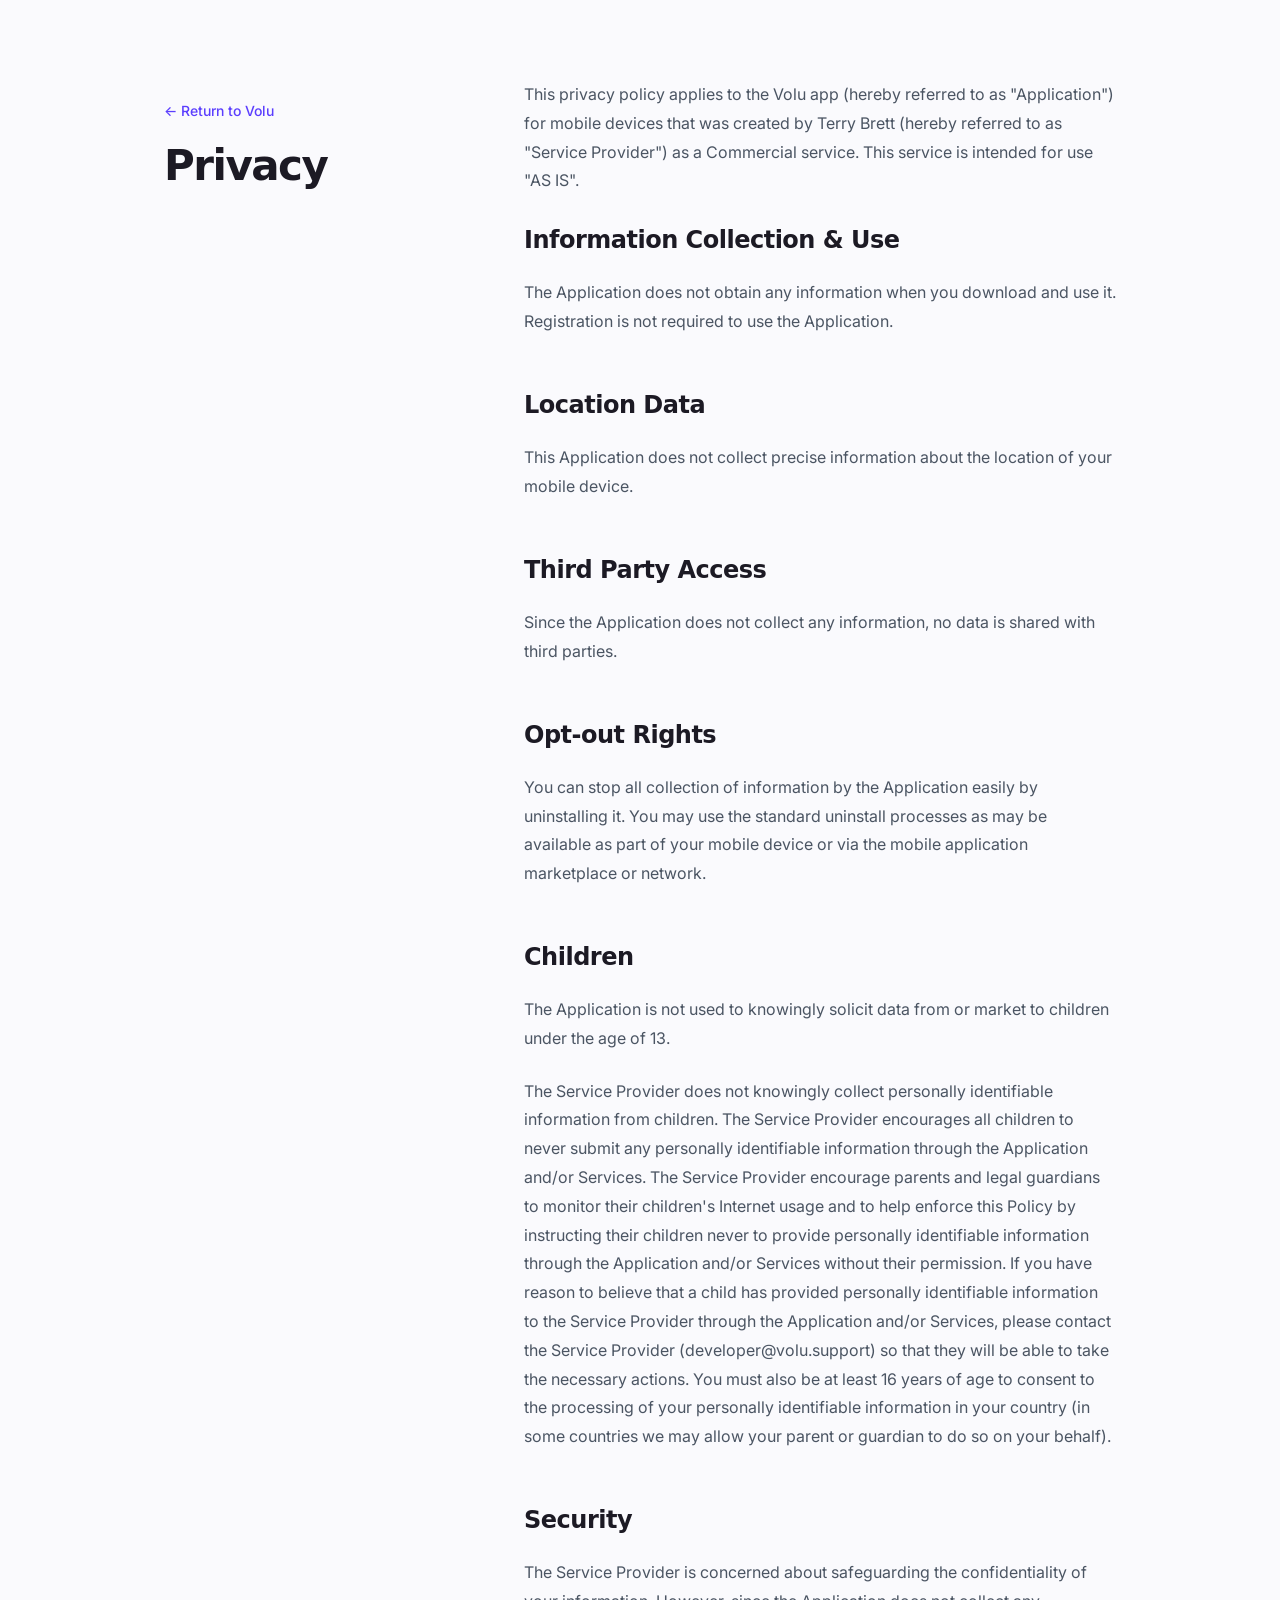
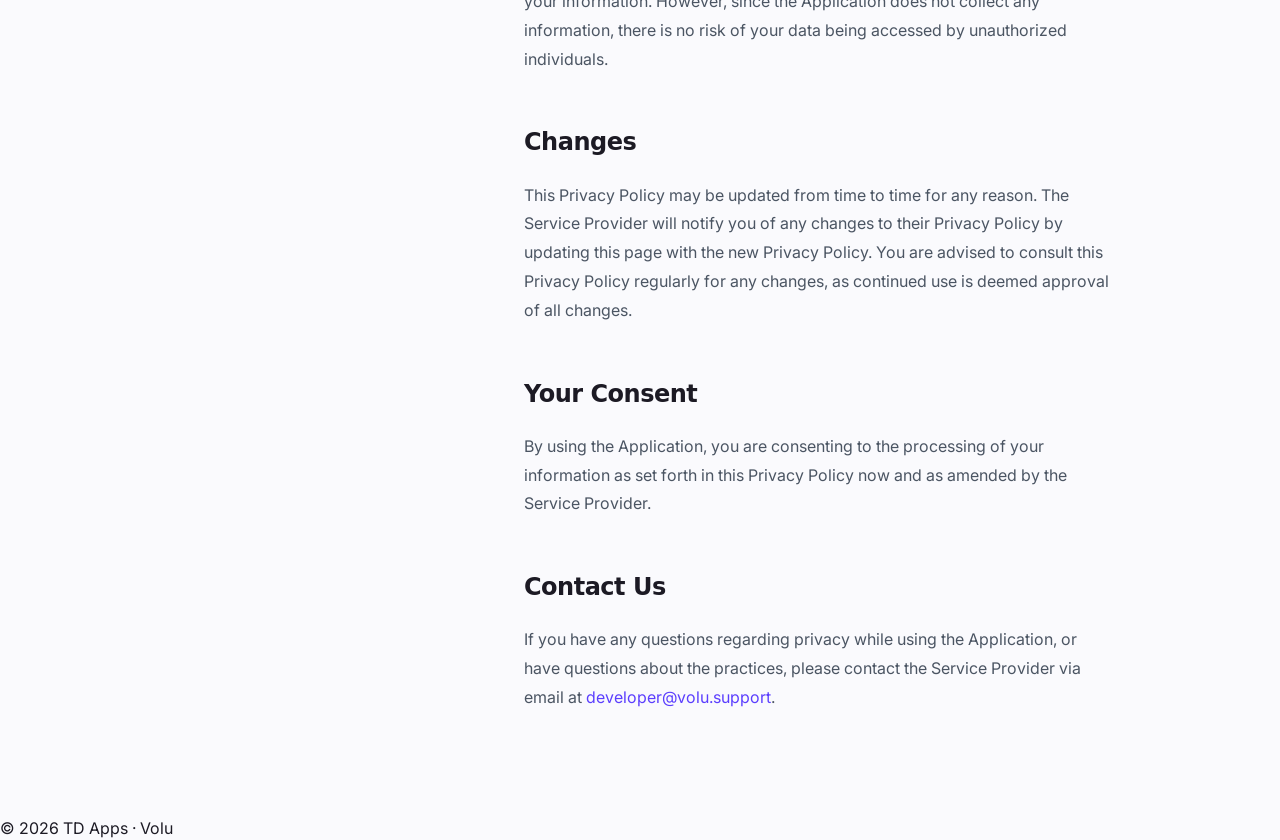
<file: privacy-policy/index.html>
<!DOCTYPE html>
<html lang="en">
<head>
    <meta charset="UTF-8" />
    <meta name="viewport" content="width=device-width, initial-scale=1.0" />
    <title>Privacy Policy — Volu</title>
    <meta name="description" content="Privacy Policy for the Volu app." />
    <link rel="preconnect" href="https://fonts.googleapis.com" />
    <link rel="preconnect" href="https://fonts.gstatic.com" crossorigin />
    <link href="https://fonts.googleapis.com/css2?family=Inter:wght@300;400;500;600;700;800&display=swap" rel="stylesheet" />
    <link rel="stylesheet" href="../style.css" />
</head>
<body>
<div class="glow"></div>

<main class="legal-layout">
    <aside class="legal-sidebar">
        <nav aria-label="Breadcrumb">
            <a href="../index.html" class="back-link">← Return to Volu</a>
        </nav>
        <h1>Privacy</h1>
    </aside>
    
    <div class="legal-content">
        
        <p>This privacy policy applies to the Volu app (hereby referred to as "Application") for mobile devices that was created by Terry Brett (hereby referred to as "Service Provider") as a Commercial service. This service is intended for use "AS IS".</p>
        
        <h2>Information Collection & Use</h2>
        <p>The Application does not obtain any information when you download and use it. Registration is not required to use the Application.</p>
        
        <h2>Location Data</h2>
        <p>This Application does not collect precise information about the location of your mobile device.</p>
        
        <h2>Third Party Access</h2>
        <p>Since the Application does not collect any information, no data is shared with third parties.</p>
        
        <h2>Opt-out Rights</h2>
        <p>You can stop all collection of information by the Application easily by uninstalling it. You may use the standard uninstall processes as may be available as part of your mobile device or via the mobile application marketplace or network.</p>
        
        <h2>Children</h2>
        <p>The Application is not used to knowingly solicit data from or market to children under the age of 13.</p>
        <p>The Service Provider does not knowingly collect personally identifiable information from children. The Service Provider encourages all children to never submit any personally identifiable information through the Application and/or Services. The Service Provider encourage parents and legal guardians to monitor their children's Internet usage and to help enforce this Policy by instructing their children never to provide personally identifiable information through the Application and/or Services without their permission. If you have reason to believe that a child has provided personally identifiable information to the Service Provider through the Application and/or Services, please contact the Service Provider (developer@volu.support) so that they will be able to take the necessary actions. You must also be at least 16 years of age to consent to the processing of your personally identifiable information in your country (in some countries we may allow your parent or guardian to do so on your behalf).</p>
        
        <h2>Security</h2>
        <p>The Service Provider is concerned about safeguarding the confidentiality of your information. However, since the Application does not collect any information, there is no risk of your data being accessed by unauthorized individuals.</p>
        
        <h2>Changes</h2>
        <p>This Privacy Policy may be updated from time to time for any reason. The Service Provider will notify you of any changes to their Privacy Policy by updating this page with the new Privacy Policy. You are advised to consult this Privacy Policy regularly for any changes, as continued use is deemed approval of all changes.</p>
        
        <h2>Your Consent</h2>
        <p>By using the Application, you are consenting to the processing of your information as set forth in this Privacy Policy now and as amended by the Service Provider.</p>
        
        <h2>Contact Us</h2>
        <p>If you have any questions regarding privacy while using the Application, or have questions about the practices, please contact the Service Provider via email at <a href="mailto:developer@volu.support">developer@volu.support</a>.</p>
    </div>
</main>

<footer>
    © 2026 TD Apps · Volu
</footer>
</body>
</html>
</file>
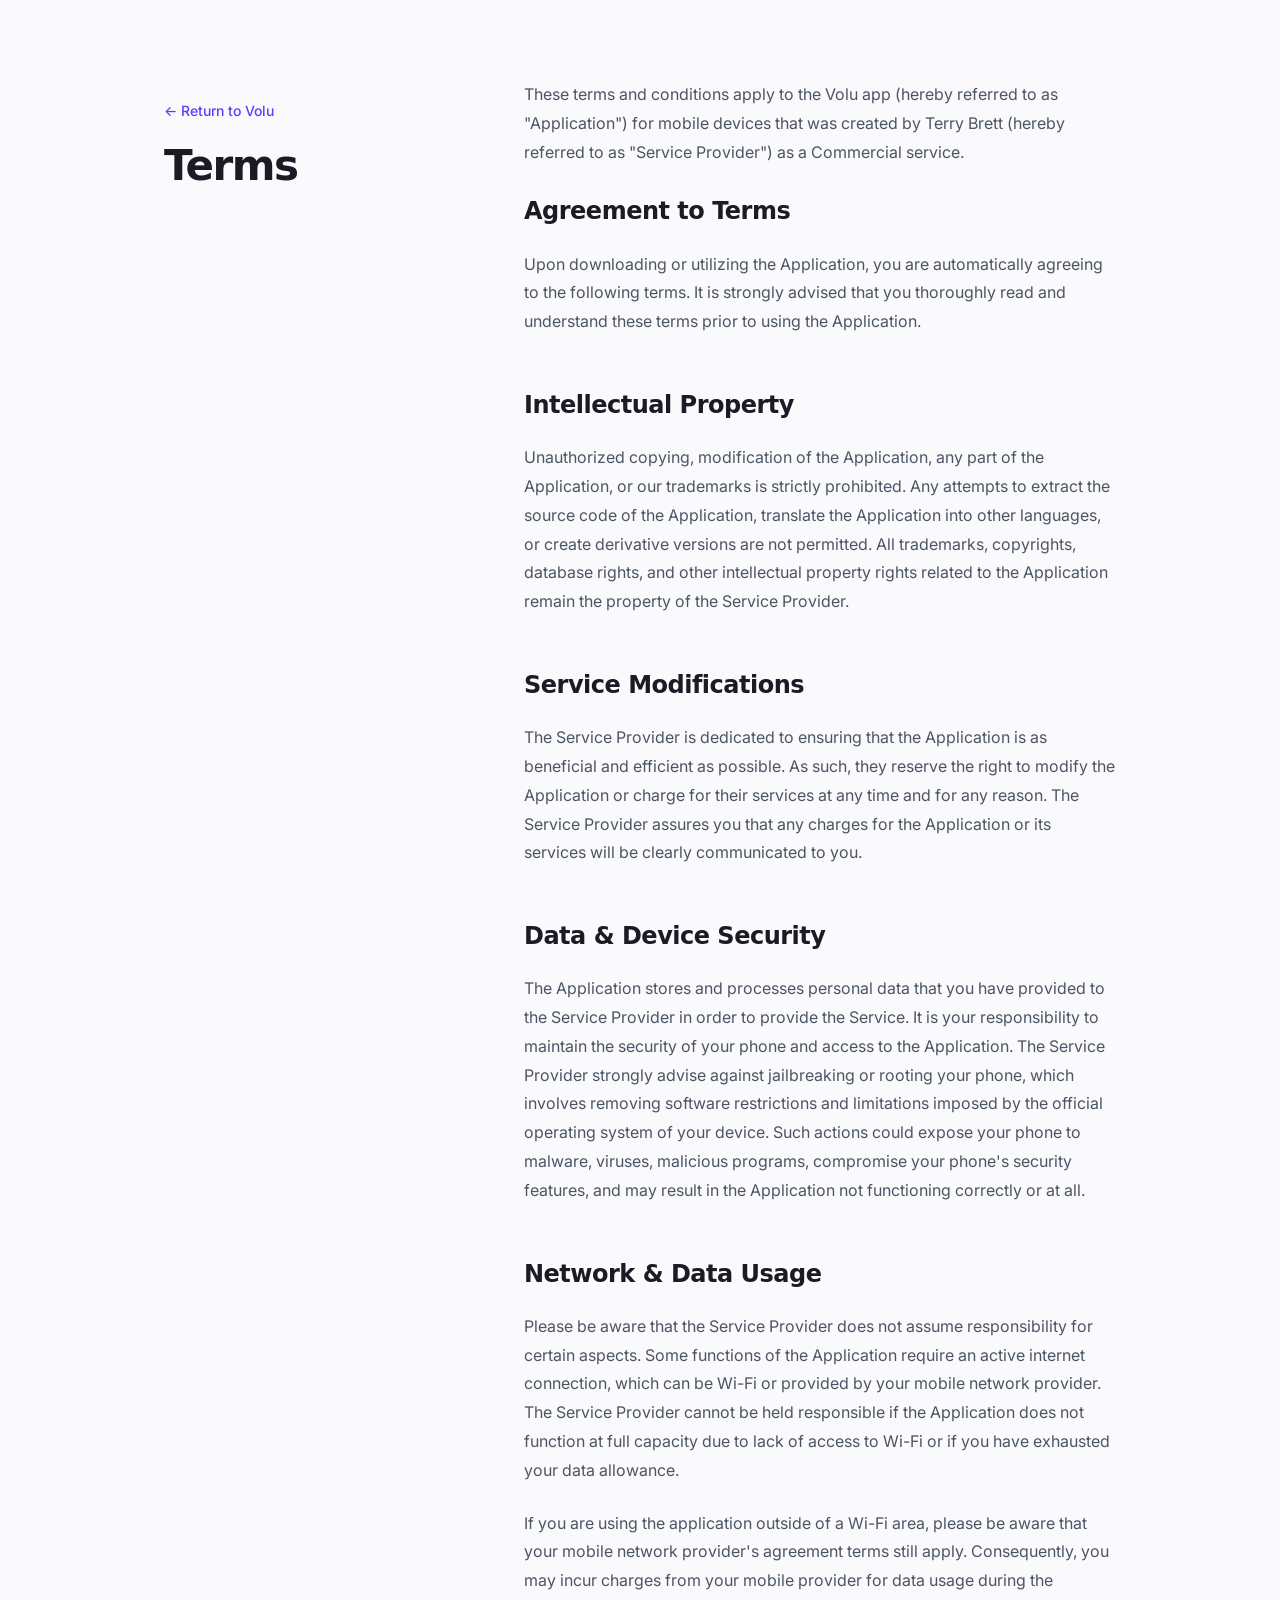
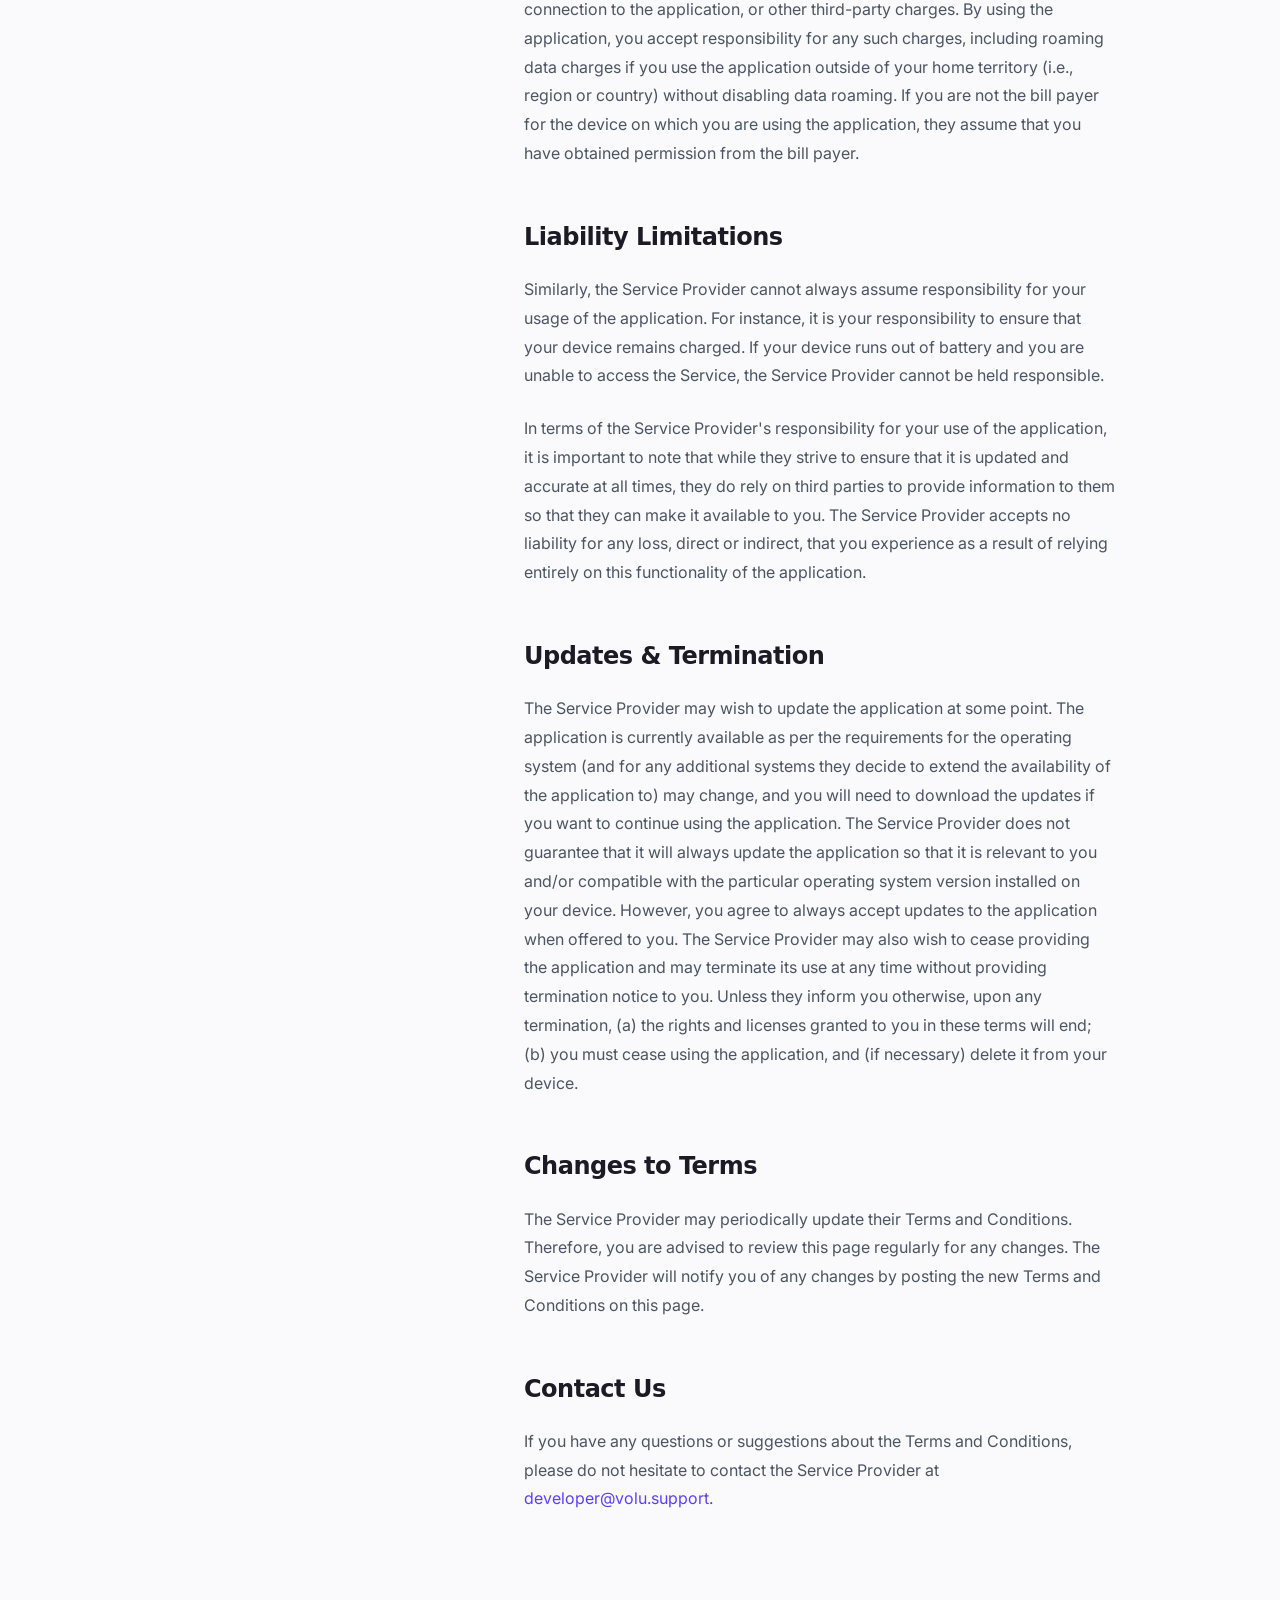
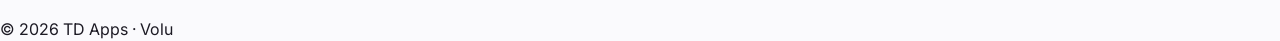
<file: terms-and-conditions/index.html>
<!DOCTYPE html>
<html lang="en">
<head>
    <meta charset="UTF-8" />
    <meta name="viewport" content="width=device-width, initial-scale=1.0" />
    <title>Terms & Conditions — Volu</title>
    <meta name="description" content="Terms and Conditions for the Volu app." />
    <link rel="preconnect" href="https://fonts.googleapis.com" />
    <link rel="preconnect" href="https://fonts.gstatic.com" crossorigin />
    <link href="https://fonts.googleapis.com/css2?family=Inter:wght@300;400;500;600;700;800&display=swap" rel="stylesheet" />
    <link rel="stylesheet" href="../style.css" />
</head>
<body>
<div class="glow"></div>

<main class="legal-layout">
    <aside class="legal-sidebar">
        <nav aria-label="Breadcrumb">
            <a href="../index.html" class="back-link">← Return to Volu</a>
        </nav>
        <h1>Terms</h1>
    </aside>
    
    <div class="legal-content">
        
        <p>These terms and conditions apply to the Volu app (hereby referred to as "Application") for mobile devices that was created by Terry Brett (hereby referred to as "Service Provider") as a Commercial service.</p>
        
        <h2>Agreement to Terms</h2>
        <p>Upon downloading or utilizing the Application, you are automatically agreeing to the following terms. It is strongly advised that you thoroughly read and understand these terms prior to using the Application.</p>
        
        <h2>Intellectual Property</h2>
        <p>Unauthorized copying, modification of the Application, any part of the Application, or our trademarks is strictly prohibited. Any attempts to extract the source code of the Application, translate the Application into other languages, or create derivative versions are not permitted. All trademarks, copyrights, database rights, and other intellectual property rights related to the Application remain the property of the Service Provider.</p>
        
        <h2>Service Modifications</h2>
        <p>The Service Provider is dedicated to ensuring that the Application is as beneficial and efficient as possible. As such, they reserve the right to modify the Application or charge for their services at any time and for any reason. The Service Provider assures you that any charges for the Application or its services will be clearly communicated to you.</p>
        
        <h2>Data & Device Security</h2>
        <p>The Application stores and processes personal data that you have provided to the Service Provider in order to provide the Service. It is your responsibility to maintain the security of your phone and access to the Application. The Service Provider strongly advise against jailbreaking or rooting your phone, which involves removing software restrictions and limitations imposed by the official operating system of your device. Such actions could expose your phone to malware, viruses, malicious programs, compromise your phone's security features, and may result in the Application not functioning correctly or at all.</p>
        
        <h2>Network & Data Usage</h2>
        <p>Please be aware that the Service Provider does not assume responsibility for certain aspects. Some functions of the Application require an active internet connection, which can be Wi-Fi or provided by your mobile network provider. The Service Provider cannot be held responsible if the Application does not function at full capacity due to lack of access to Wi-Fi or if you have exhausted your data allowance.</p>
        
        <p>If you are using the application outside of a Wi-Fi area, please be aware that your mobile network provider's agreement terms still apply. Consequently, you may incur charges from your mobile provider for data usage during the connection to the application, or other third-party charges. By using the application, you accept responsibility for any such charges, including roaming data charges if you use the application outside of your home territory (i.e., region or country) without disabling data roaming. If you are not the bill payer for the device on which you are using the application, they assume that you have obtained permission from the bill payer.</p>
        
        <h2>Liability Limitations</h2>
        <p>Similarly, the Service Provider cannot always assume responsibility for your usage of the application. For instance, it is your responsibility to ensure that your device remains charged. If your device runs out of battery and you are unable to access the Service, the Service Provider cannot be held responsible.</p>
        
        <p>In terms of the Service Provider's responsibility for your use of the application, it is important to note that while they strive to ensure that it is updated and accurate at all times, they do rely on third parties to provide information to them so that they can make it available to you. The Service Provider accepts no liability for any loss, direct or indirect, that you experience as a result of relying entirely on this functionality of the application.</p>
        
        <h2>Updates & Termination</h2>
        <p>The Service Provider may wish to update the application at some point. The application is currently available as per the requirements for the operating system (and for any additional systems they decide to extend the availability of the application to) may change, and you will need to download the updates if you want to continue using the application. The Service Provider does not guarantee that it will always update the application so that it is relevant to you and/or compatible with the particular operating system version installed on your device. However, you agree to always accept updates to the application when offered to you. The Service Provider may also wish to cease providing the application and may terminate its use at any time without providing termination notice to you. Unless they inform you otherwise, upon any termination, (a) the rights and licenses granted to you in these terms will end; (b) you must cease using the application, and (if necessary) delete it from your device.</p>
        
        <h2>Changes to Terms</h2>
        <p>The Service Provider may periodically update their Terms and Conditions. Therefore, you are advised to review this page regularly for any changes. The Service Provider will notify you of any changes by posting the new Terms and Conditions on this page.</p>
        
        <h2>Contact Us</h2>
        <p>If you have any questions or suggestions about the Terms and Conditions, please do not hesitate to contact the Service Provider at <a href="mailto:developer@volu.support">developer@volu.support</a>.</p>
    </div>
</main>

<footer>
    © 2026 TD Apps · Volu
</footer>
</body>
</html>
</file>
<file: style.css>
/* ==========================================================================
   Volu Website Stylesheet
   Modern Material 3 Design
   ========================================================================== */

:root {
  /* Brand & Theme Colors */
  --primary: #5b3efe;
  --primary-hover: #4a2fe0;
  --on-primary: #ffffff;
  --primary-container: #eae4fd;
  --on-primary-container: #26166b;
  --secondary-container: #f0edfd;
  --on-secondary-container: #382c74;
  --background: #fafafd;
  --foreground: #1c1a24;
  --surface: #201c2e;
  --surface-low: #1a1726;
  --surface-high: #2b263d;
  --surface-highest: #37324c;
  --on-surface: #e5e1ea;
  --on-surface-variant: #6b667a;
  --outline: #938f99;
  --outline-variant: #e6e2f0;
  --border: #e6e2f0;

  /* Palette Accents */
  --site-sage: #edf4ef;
  --site-peach: #faf3ee;
  --site-coral: #e2694e;
  --hero-surface: #eeebfc;
  --stage: #14121e;

  /* Fonts */
  --font-sans: "Roboto Flex", "Inter", -apple-system, BlinkMacSystemFont, "Segoe UI", Roboto, system-ui, sans-serif;
  --font-display: "Google Sans", "Outfit", "Roboto Flex", -apple-system, BlinkMacSystemFont, "Segoe UI", Roboto, system-ui, sans-serif;

  /* Radii */
  --radius-sm: 8px;
  --radius-md: 12px;
  --radius-lg: 16px;
  --radius-xl: 28px;
  --radius-full: 9999px;
}

*, *::before, *::after {
  box-sizing: border-box;
  margin: 0;
  padding: 0;
}

html {
  scroll-behavior: smooth;
  font-size: 16px;
  -webkit-text-size-adjust: 100%;
}

body {
  background-color: var(--background);
  color: var(--foreground);
  font-family: var(--font-sans);
  line-height: 1.5;
  -webkit-font-smoothing: antialiased;
  -moz-osx-font-smoothing: grayscale;
}

h1, h2, h3, h4, .font-display {
  font-family: var(--font-display);
  letter-spacing: -0.02em;
}

a {
  color: inherit;
  text-decoration: none;
}

button {
  cursor: pointer;
  border: none;
  background: none;
  font-family: inherit;
  color: inherit;
}

.site-container {
  width: min(1120px, calc(100% - 96px));
  margin-inline: auto;
}

@media (max-width: 767px) {
  .site-container {
    width: calc(100% - 40px);
  }
}

/* ==========================================================================
   Header & Navigation
   ========================================================================== */

.site-header {
  position: sticky;
  top: 0;
  z-index: 50;
  background-color: rgba(250, 250, 253, 0.92);
  backdrop-filter: blur(12px);
  -webkit-backdrop-filter: blur(12px);
  border-bottom: 1px solid var(--border);
  transition: background-color 0.2s ease;
}

.header-inner {
  display: flex;
  height: 80px;
  align-items: center;
  justify-content: space-between;
  gap: 16px;
}

.brand-link {
  display: flex;
  align-items: center;
  gap: 10px;
  font-family: var(--font-display);
  font-size: 26px;
  font-weight: 700;
  color: var(--foreground);
}

.brand-mark {
  display: grid;
  width: 36px;
  height: 36px;
  place-items: center;
  background: var(--primary);
  color: var(--on-primary);
  border-radius: 11px;
  box-shadow: 0 4px 12px rgba(91, 62, 254, 0.25);
}

.brand-mark svg {
  width: 22px;
  height: 22px;
}

.dot {
  color: var(--primary);
}

.desktop-nav {
  display: none;
  align-items: center;
  gap: 32px;
  font-size: 14px;
  font-weight: 500;
}

@media (min-width: 768px) {
  .desktop-nav {
    display: flex;
  }
}

.desktop-nav a {
  color: var(--foreground);
  transition: color 150ms ease;
  display: flex;
  align-items: center;
  gap: 6px;
}

.desktop-nav a:hover {
  color: var(--primary);
}

.header-actions {
  display: flex;
  align-items: center;
  gap: 10px;
}

.btn-download {
  display: inline-flex;
  align-items: center;
  justify-content: center;
  gap: 8px;
  background-color: var(--primary);
  color: var(--on-primary);
  font-weight: 600;
  border-radius: var(--radius-full);
  padding: 12px 22px;
  font-size: 14px;
  transition: background-color 150ms ease, transform 150ms ease, box-shadow 150ms ease;
  box-shadow: 0 4px 14px rgba(91, 62, 254, 0.22);
}

.btn-download:hover {
  background-color: var(--primary-hover);
  transform: translateY(-1px);
  box-shadow: 0 6px 20px rgba(91, 62, 254, 0.32);
}

.btn-download.btn-large {
  height: 56px;
  padding: 0 28px;
  font-size: 16px;
  gap: 10px;
}

.menu-toggle {
  display: flex;
  align-items: center;
  justify-content: center;
  width: 40px;
  height: 40px;
  border-radius: var(--radius-md);
  color: var(--foreground);
  background: transparent;
}

@media (min-width: 768px) {
  .menu-toggle {
    display: none;
  }
}

.mobile-nav {
  display: none;
  flex-direction: column;
  gap: 18px;
  border-top: 1px solid var(--border);
  padding: 24px 0;
  font-size: 16px;
  font-weight: 500;
}

.mobile-nav.open {
  display: flex;
}

.mobile-nav a {
  padding: 6px 0;
  transition: color 150ms ease;
}

.mobile-nav a:hover {
  color: var(--primary);
}

/* ==========================================================================
   Hero Section
   ========================================================================== */

.site-hero {
  position: relative;
  isolation: isolate;
  overflow: hidden;
  background-color: var(--hero-surface);
}

.hero-inner {
  position: relative;
  min-height: 520px;
  display: flex;
  align-items: center;
  justify-content: space-between;
  padding-block: 40px 56px;
}

.hero-copy {
  position: relative;
  z-index: 2;
  max-width: 480px;
  animation: hero-fade 600ms ease-out both;
}

@keyframes hero-fade {
  from {
    opacity: 0;
    transform: translateY(12px);
  }
  to {
    opacity: 1;
    transform: translateY(0);
  }
}

.hero-eyebrow {
  display: inline-flex;
  align-items: center;
  gap: 8px;
  font-size: 13px;
  font-weight: 500;
  color: var(--on-surface-variant);
  margin-bottom: 12px;
}

.hero-title {
  font-size: 52px;
  line-height: 1.05;
  font-weight: 700;
  color: var(--foreground);
}

.hero-subtitle {
  margin-top: 12px;
  font-size: 28px;
  line-height: 1.2;
  font-weight: 600;
  color: var(--foreground);
}

.hero-desc {
  margin-top: 14px;
  max-width: 420px;
  font-size: 15px;
  line-height: 1.55;
  color: var(--on-surface-variant);
}

.hero-cta {
  margin-top: 24px;
  display: flex;
  align-items: center;
  gap: 16px;
  flex-wrap: wrap;
}

.hero-badge {
  margin-top: 12px;
  display: flex;
  align-items: center;
  gap: 6px;
  font-size: 12px;
  color: var(--on-surface-variant);
  font-weight: 500;
}

.hero-badge svg {
  color: #10b981;
}

.hero-media {
  position: absolute;
  right: max(0px, calc(50% - 560px));
  top: 0;
  bottom: 0;
  width: 58%;
  display: flex;
  align-items: center;
  justify-content: flex-end;
  pointer-events: none;
  z-index: 1;
}

.hero-image {
  max-height: 480px;
  width: auto;
  max-width: 100%;
  object-fit: contain;
  object-position: right center;
  -webkit-mask-image: linear-gradient(to right, transparent 0%, black 12%);
  mask-image: linear-gradient(to right, transparent 0%, black 12%);
}

.hero-scroll {
  position: absolute;
  bottom: 16px;
  left: 50%;
  transform: translateX(-50%);
  display: flex;
  align-items: center;
  gap: 8px;
  font-size: 11px;
  font-weight: 500;
  color: var(--on-surface-variant);
  transition: color 150ms ease, transform 150ms ease;
  z-index: 3;
}

.hero-scroll:hover {
  color: var(--primary);
  transform: translateX(-50%) translateY(2px);
}

@media (max-width: 767px) {
  .hero-inner {
    min-height: auto;
    flex-direction: column;
    align-items: flex-start;
    padding-top: 32px;
    padding-bottom: 28px;
  }
  .hero-copy {
    max-width: 100%;
    order: 1;
  }
  .hero-title {
    font-size: 38px;
  }
  .hero-subtitle {
    font-size: 22px;
    margin-top: 8px;
  }
  .hero-desc {
    font-size: 14px;
    margin-top: 12px;
  }
  .hero-cta {
    margin-top: 18px;
  }
  .hero-media {
    position: static;
    width: 100%;
    max-width: 340px;
    margin: 28px auto 0;
    display: flex;
    justify-content: center;
    align-items: center;
    order: 2;
  }
  .hero-media picture {
    display: flex;
    justify-content: center;
    width: 100%;
  }
  .hero-image {
    width: 100%;
    max-width: 260px;
    height: auto;
    max-height: 320px;
    object-fit: contain;
    object-position: center;
    margin-inline: auto;
    -webkit-mask-image: none;
    mask-image: none;
  }
  .hero-scroll {
    display: none;
  }
}

/* ==========================================================================
   Features Section
   ========================================================================== */

.section-padding {
  padding-block: 80px;
  scroll-margin-top: 80px;
}

@media (min-width: 768px) {
  .section-padding {
    padding-block: 96px;
  }
}

.section-head {
  display: flex;
  flex-direction: column;
  justify-content: space-between;
  gap: 20px;
}

@media (min-width: 768px) {
  .section-head {
    flex-direction: row;
    align-items: flex-end;
  }
}

.section-eyebrow {
  font-size: 12px;
  font-weight: 700;
  letter-spacing: 0.08em;
  text-transform: uppercase;
  color: var(--primary);
}

.section-title {
  font-size: 36px;
  line-height: 1.2;
  font-weight: 600;
  margin-top: 8px;
  color: var(--foreground);
}

@media (max-width: 767px) {
  .section-title {
    font-size: 28px;
  }
}

.section-head-desc {
  max-width: 380px;
  font-size: 15px;
  line-height: 1.6;
  color: var(--on-surface-variant);
}

.features-grid {
  margin-top: 48px;
  display: grid;
  gap: 24px;
  grid-template-columns: 1fr;
}

@media (min-width: 768px) {
  .features-grid {
    grid-template-columns: repeat(3, 1fr);
  }
}

.feature-item {
  padding: 32px 28px;
  border-radius: var(--radius-lg);
  display: flex;
  flex-direction: column;
  transition: transform 200ms ease, box-shadow 200ms ease;
}

.feature-item:hover {
  transform: translateY(-2px);
  box-shadow: 0 12px 28px rgba(0, 0, 0, 0.04);
}

.feature-item.bg-secondary {
  background-color: var(--secondary-container);
}

.feature-item.bg-sage {
  background-color: var(--site-sage);
}

.feature-item.bg-peach {
  background-color: var(--site-peach);
}

.feature-icon-wrapper {
  color: var(--primary);
  display: flex;
  align-items: center;
  justify-content: flex-start;
}

.feature-icon-wrapper.neutral {
  color: var(--foreground);
}

.feature-visual {
  height: 120px;
  margin-block: 28px;
  display: flex;
  flex-direction: column;
  justify-content: center;
}

.mini-volumes {
  display: flex;
  flex-direction: column;
  gap: 12px;
  width: 100%;
}

.mini-vol-row {
  display: flex;
  flex-direction: column;
  gap: 6px;
}

.mini-vol-label {
  display: flex;
  justify-content: space-between;
  font-size: 12px;
  font-weight: 600;
  color: var(--foreground);
}

.mini-vol-track {
  height: 8px;
  border-radius: var(--radius-full);
  background: rgba(91, 62, 254, 0.15);
  overflow: hidden;
}

.mini-vol-fill {
  height: 100%;
  border-radius: var(--radius-full);
  background: var(--primary);
  transition: width 0.3s ease;
}

.context-symbols {
  display: flex;
  align-items: center;
  justify-content: center;
  gap: 12px;
}

.context-symbol {
  display: grid;
  width: 52px;
  height: 52px;
  place-items: center;
  border-radius: 50%;
  background: rgba(255, 255, 255, 0.7);
  box-shadow: 0 4px 12px rgba(0, 0, 0, 0.03);
  color: var(--foreground);
}

.context-line {
  height: 1px;
  width: 32px;
  background: rgba(28, 26, 36, 0.2);
}

.audio-waves {
  display: flex;
  height: 80px;
  align-items: center;
  justify-content: center;
  gap: 6px;
}

.wave-bar {
  width: 8px;
  border-radius: var(--radius-full);
  background-color: var(--site-coral);
  animation: wave-pulse 1.8s ease-in-out infinite alternate;
}

@keyframes wave-pulse {
  0% { transform: scaleY(0.4); }
  100% { transform: scaleY(1); }
}

.wave-bar:nth-child(1) { height: 20px; animation-delay: 0.1s; }
.wave-bar:nth-child(2) { height: 36px; animation-delay: 0.3s; }
.wave-bar:nth-child(3) { height: 54px; animation-delay: 0.5s; }
.wave-bar:nth-child(4) { height: 72px; animation-delay: 0.2s; }
.wave-bar:nth-child(5) { height: 44px; animation-delay: 0.4s; }
.wave-bar:nth-child(6) { height: 64px; animation-delay: 0.6s; }
.wave-bar:nth-child(7) { height: 80px; animation-delay: 0.15s; }
.wave-bar:nth-child(8) { height: 50px; animation-delay: 0.35s; }
.wave-bar:nth-child(9) { height: 32px; animation-delay: 0.55s; }
.wave-bar:nth-child(10) { height: 56px; animation-delay: 0.25s; }
.wave-bar:nth-child(11) { height: 38px; animation-delay: 0.45s; }
.wave-bar:nth-child(12) { height: 20px; animation-delay: 0.65s; }

.feature-title {
  font-size: 20px;
  font-weight: 600;
  color: var(--foreground);
  margin-top: 8px;
}

.feature-desc {
  margin-top: 10px;
  font-size: 14px;
  line-height: 1.6;
  color: var(--on-surface-variant);
}

/* ==========================================================================
   Widgets Band (Material 3 Dark Stage)
   ========================================================================== */

.widget-band {
  background-color: var(--stage);
  color: var(--on-surface);
  position: relative;
}

.widget-band .section-eyebrow {
  color: #cfbcff;
}

.widget-band .section-title {
  color: #f5f2fb;
}

.widget-band .section-head-desc {
  color: #a39eb0;
}

.widgets-grid {
  margin-top: 48px;
  display: grid;
  gap: 32px;
  grid-template-columns: 1fr;
  align-items: start;
}

@media (min-width: 680px) and (max-width: 1023px) {
  .widgets-grid {
    grid-template-columns: repeat(2, 1fr);
  }
}

@media (min-width: 1024px) {
  .widgets-grid {
    grid-template-columns: repeat(3, 1fr);
  }
}

.widget-card-container {
  display: flex;
  flex-direction: column;
  align-items: flex-start;
  width: 100%;
}

.widget-stage {
  width: 100%;
  max-width: 360px;
  height: 256px;
  display: flex;
  align-items: center;
  justify-content: center;
}

.widget-box {
  width: 100%;
  height: 100%;
  background-color: var(--surface);
  border-radius: var(--radius-xl);
  padding: 16px;
  box-shadow: 0 16px 36px rgba(0, 0, 0, 0.4);
  border: 1px solid rgba(255, 255, 255, 0.05);
  display: flex;
  flex-direction: column;
  justify-content: space-between;
}

.widget-header {
  display: flex;
  align-items: center;
  justify-content: space-between;
  padding: 0 4px 12px;
}

.widget-header-title {
  font-family: var(--font-display);
  font-size: 14px;
  font-weight: 600;
  color: #ffffff;
}

.widget-header-count {
  font-size: 12px;
  color: #a39eb0;
}

/* Apps Widget (4x2) */
.apps-grid {
  display: grid;
  grid-template-columns: repeat(2, 1fr);
  gap: 8px;
}

.app-widget-tile {
  position: relative;
  overflow: hidden;
  border-radius: var(--radius-lg);
  background-color: var(--surface-high);
  padding: 10px;
  transition: opacity 0.2s ease, transform 0.15s ease;
}

.app-widget-tile.is-off {
  opacity: 0.55;
}

.app-vol-fill {
  position: absolute;
  inset-block: 0;
  left: 0;
  background-color: #4f378b;
  opacity: 0.45;
  transition: width 0.2s ease;
  pointer-events: none;
}

.app-tile-top {
  position: relative;
  display: flex;
  align-items: center;
  gap: 8px;
  z-index: 2;
}

.app-badge-circle {
  width: 28px;
  height: 28px;
  border-radius: 50%;
  display: grid;
  place-items: center;
  font-weight: 700;
  font-size: 13px;
  color: #ffffff;
  flex-shrink: 0;
}

.app-tile-info {
  min-width: 0;
  flex: 1;
}

.app-tile-name {
  font-size: 12px;
  font-weight: 600;
  color: #ffffff;
  white-space: nowrap;
  overflow: hidden;
  text-overflow: ellipsis;
}

.app-tile-status {
  font-size: 11px;
  color: #cfbcff;
}

.app-widget-tile.is-off .app-tile-status {
  color: #a39eb0;
}

.btn-tile-power {
  width: 28px;
  height: 28px;
  border-radius: 50%;
  display: grid;
  place-items: center;
  flex-shrink: 0;
  background: var(--surface-highest);
  color: #a39eb0;
  transition: all 0.2s ease;
}

.btn-tile-power.active {
  background: var(--primary);
  color: #ffffff;
}

.app-tile-controls {
  position: relative;
  display: flex;
  gap: 4px;
  margin-top: 8px;
  z-index: 2;
}

.btn-bump {
  flex: 1;
  height: 26px;
  border-radius: var(--radius-full);
  background-color: var(--surface-highest);
  color: #ffffff;
  display: grid;
  place-items: center;
  font-size: 13px;
  font-weight: 600;
  transition: background-color 0.15s ease, opacity 0.15s ease;
}

.btn-bump:hover:not(:disabled) {
  background-color: rgba(255, 255, 255, 0.2);
}

.btn-bump:disabled {
  opacity: 0.3;
  cursor: not-allowed;
}

/* Profiles Widget (2x2) */
.profiles-list {
  display: flex;
  flex-direction: column;
  gap: 8px;
}

.profile-widget-tile {
  display: flex;
  align-items: center;
  gap: 12px;
  border-radius: var(--radius-lg);
  padding: 10px 12px;
  background-color: var(--surface-high);
  cursor: pointer;
  transition: background-color 0.2s ease, transform 0.15s ease;
}

.profile-widget-tile.is-on {
  background-color: #4a3b75;
}

.profile-tile-icon {
  width: 36px;
  height: 36px;
  border-radius: 10px;
  display: grid;
  place-items: center;
  background-color: var(--surface-highest);
  color: #a39eb0;
  flex-shrink: 0;
  transition: all 0.2s ease;
}

.profile-widget-tile.is-on .profile-tile-icon {
  background-color: #cfbcff;
  color: #381e72;
}

.profile-tile-info {
  min-width: 0;
  flex: 1;
}

.profile-tile-name {
  font-size: 13px;
  font-weight: 600;
  color: #ffffff;
}

.profile-tile-sub {
  font-size: 11px;
  color: #a39eb0;
  white-space: nowrap;
  overflow: hidden;
  text-overflow: ellipsis;
}

.profile-widget-tile.is-on .profile-tile-sub {
  color: #eaddff;
}

/* Switch UI Component */
.switch-ui {
  width: 44px;
  height: 24px;
  border-radius: var(--radius-full);
  background-color: #49454f;
  position: relative;
  transition: background-color 0.2s ease;
  flex-shrink: 0;
}

.switch-ui.on {
  background-color: #cfbcff;
}

.switch-thumb {
  position: absolute;
  top: 3px;
  left: 3px;
  width: 18px;
  height: 18px;
  border-radius: 50%;
  background-color: #938f99;
  transition: transform 0.2s ease, background-color 0.2s ease;
}

.switch-ui.on .switch-thumb {
  transform: translateX(20px);
  background-color: #381e72;
}

/* Profile Bar Widget (4x1 Glance Widget from app) */
.profile-bar-widget {
  width: 100%;
  max-width: 340px;
  background-color: var(--surface);
  border-radius: 24px;
  padding: 16px;
  box-shadow: 0 16px 36px rgba(0, 0, 0, 0.4);
  border: 1px solid rgba(255, 255, 255, 0.05);
  display: flex;
  align-items: center;
  gap: 6px;
}

.profile-bar-pills {
  display: flex;
  align-items: center;
  gap: 6px;
  flex: 1;
}

.profile-bar-pill {
  flex: 1;
  height: 40px;
  border-radius: var(--radius-full);
  background: rgba(255, 255, 255, 0.08);
  color: #cac4d0;
  display: flex;
  align-items: center;
  justify-content: center;
  gap: 6px;
  font-size: 13px;
  font-weight: 500;
  border: none;
  cursor: pointer;
  padding: 0 8px;
  transition: all 180ms ease;
  user-select: none;
}

.profile-bar-pill.active {
  background: #5c419e;
  color: #ffffff;
  box-shadow: 0 4px 12px rgba(92, 65, 158, 0.35);
}

.profile-bar-pill:hover {
  transform: translateY(-1px);
}

.profile-bar-pill svg {
  width: 15px;
  height: 15px;
  flex-shrink: 0;
}

.profile-bar-power {
  width: 40px;
  height: 40px;
  border-radius: var(--radius-full);
  background: rgba(255, 255, 255, 0.08);
  color: #938f99;
  display: flex;
  align-items: center;
  justify-content: center;
  border: none;
  cursor: pointer;
  flex-shrink: 0;
  transition: all 180ms ease;
}

.profile-bar-power.active {
  background: #cfbcff;
  color: #381e72;
  box-shadow: 0 4px 12px rgba(207, 188, 255, 0.35);
}

.profile-bar-power:hover {
  transform: scale(1.06);
}

.widget-label-row {
  margin-top: 20px;
  display: flex;
  align-items: center;
  gap: 8px;
  font-size: 18px;
  font-weight: 600;
  color: #ffffff;
}

.widget-desc {
  margin-top: 8px;
  max-width: 360px;
  font-size: 14px;
  line-height: 1.6;
  color: #a39eb0;
}

/* ==========================================================================
   Reviews Section (Google Play Blootrue Widget)
   ========================================================================== */

.reviews-band {
  background-color: var(--secondary-container);
  border-bottom: 1px solid var(--border);
}

.reviews-widget-wrap {
  margin-top: 40px;
}

/* ==========================================================================
   Pricing Section
   ========================================================================== */

.pricing-band {
  background-color: var(--background);
  border-bottom: 1px solid var(--border);
}

.pricing-grid {
  display: grid;
  gap: 40px;
  grid-template-columns: 1fr;
  align-items: center;
}

@media (min-width: 768px) {
  .pricing-grid {
    grid-template-columns: 1.05fr 0.95fr;
    gap: 64px;
  }
}

.pricing-desc {
  margin-top: 16px;
}

.price-card {
  background-color: #ffffff;
  border: 1px solid var(--border);
  border-radius: var(--radius-xl);
  padding: 40px 36px;
  box-shadow: 0 16px 40px rgba(28, 26, 36, 0.06);
  width: 100%;
  max-width: 440px;
  justify-self: end;
}

@media (max-width: 767px) {
  .price-card {
    padding: 32px 24px;
    max-width: 100%;
    justify-self: stretch;
  }
}

.price-label {
  font-size: 14px;
  font-weight: 600;
  color: var(--on-surface-variant);
}

.price-amount {
  font-family: var(--font-display);
  font-size: 56px;
  line-height: 1.05;
  font-weight: 700;
  letter-spacing: -0.03em;
  color: var(--foreground);
  margin-top: 12px;
  display: flex;
  flex-wrap: wrap;
  align-items: baseline;
  column-gap: 10px;
  row-gap: 4px;
}

.price-value {
  display: inline-flex;
  align-items: baseline;
  gap: 2px;
}

.price-currency {
  font-size: 28px;
  font-weight: 600;
  color: var(--primary);
}

.price-tax {
  font-family: var(--font-sans);
  font-size: 14px;
  font-weight: 500;
  letter-spacing: 0;
  color: var(--on-surface-variant);
}

.price-note {
  font-size: 14px;
  color: var(--on-surface-variant);
  margin-top: 6px;
}

.price-list {
  list-style: none;
  margin-top: 28px;
  padding-top: 24px;
  border-top: 1px solid var(--border);
  display: flex;
  flex-direction: column;
  gap: 14px;
}

.price-list li {
  display: flex;
  align-items: center;
  gap: 12px;
  font-size: 15px;
  color: var(--foreground);
}

.price-list li::before {
  content: "";
  width: 20px;
  height: 20px;
  border-radius: 50%;
  background-color: var(--primary-container);
  background-image: url("data:image/svg+xml,%3Csvg xmlns='http://www.w3.org/2000/svg' width='12' height='12' viewBox='0 0 24 24' fill='none' stroke='%235b3efe' stroke-width='3' stroke-linecap='round' stroke-linejoin='round'%3E%3Cpolyline points='20 6 9 17 4 12'/%3E%3C/svg%3E");
  background-repeat: no-repeat;
  background-position: center;
  flex-shrink: 0;
}

.price-btn {
  width: 100%;
  margin-top: 32px;
}

/* ==========================================================================
   Questions Section (Accordion)
   ========================================================================== */

.questions-grid {
  display: grid;
  gap: 32px;
  grid-template-columns: 1fr;
}

@media (min-width: 768px) {
  .questions-grid {
    grid-template-columns: 1fr 1.3fr;
  }
}

.faq-list {
  display: flex;
  flex-direction: column;
}

.faq-item {
  border-bottom: 1px solid var(--border);
}

.faq-summary {
  display: flex;
  align-items: center;
  justify-content: space-between;
  padding: 24px 0;
  font-size: 17px;
  font-weight: 600;
  color: var(--foreground);
  cursor: pointer;
  list-style: none;
  user-select: none;
}

.faq-summary::-webkit-details-marker {
  display: none;
}

.faq-chevron {
  transition: transform 0.2s ease;
  color: var(--on-surface-variant);
  flex-shrink: 0;
}

.faq-item[open] .faq-chevron {
  transform: rotate(180deg);
  color: var(--primary);
}

.faq-answer {
  padding-bottom: 24px;
  max-width: 540px;
  font-size: 15px;
  line-height: 1.7;
  color: var(--on-surface-variant);
}

/* ==========================================================================
   Bottom CTA Banner
   ========================================================================== */

.bottom-banner {
  background-color: var(--site-sage);
  padding-block: 64px;
}

.banner-inner {
  display: flex;
  flex-direction: column;
  justify-content: space-between;
  align-items: flex-start;
  gap: 28px;
}

@media (min-width: 768px) {
  .banner-inner {
    flex-direction: row;
    align-items: center;
  }
}

.banner-title {
  font-size: 32px;
  font-weight: 600;
  color: var(--foreground);
}

.banner-sub {
  margin-top: 8px;
  font-size: 16px;
  color: var(--on-surface-variant);
}

/* ==========================================================================
   Site Footer
   ========================================================================== */

.site-footer {
  padding-block: 32px;
  border-top: 1px solid var(--border);
  font-size: 14px;
}

.footer-inner {
  display: flex;
  flex-direction: column;
  justify-content: space-between;
  align-items: flex-start;
  gap: 24px;
}

@media (min-width: 768px) {
  .footer-inner {
    flex-direction: row;
    align-items: center;
  }
}

.footer-brand {
  display: flex;
  align-items: center;
  gap: 8px;
  font-family: var(--font-display);
  font-size: 20px;
  font-weight: 700;
}

.footer-desc {
  color: var(--on-surface-variant);
}

.footer-links {
  display: flex;
  flex-wrap: wrap;
  gap: 24px;
  font-weight: 500;
}

.footer-links a {
  color: var(--foreground);
  transition: color 150ms ease;
  display: inline-flex;
  align-items: center;
  gap: 4px;
}

.footer-links a:hover {
  color: var(--primary);
}

/* ==========================================================================
   Editorial Legal Layout (Preserved for Privacy Policy & Terms)
   ========================================================================== */

.legal-layout {
  display: grid;
  grid-template-columns: 280px 1fr;
  gap: 80px;
  max-width: 1000px;
  margin: 80px auto;
  padding: 0 24px;
  align-items: start;
}

.legal-sidebar {
  position: sticky;
  top: 100px;
  display: flex;
  flex-direction: column;
  gap: 24px;
}

.legal-sidebar h1 {
  font-size: clamp(32px, 4vw, 42px);
  font-weight: 800;
  letter-spacing: -1.5px;
  line-height: 1;
  color: var(--foreground);
}

.legal-sidebar a.back-link {
  font-size: 14px;
  color: var(--primary);
  text-decoration: none;
  display: flex;
  align-items: center;
  gap: 8px;
  font-weight: 500;
  transition: color 0.2s;
}

.legal-sidebar a.back-link:hover {
  color: var(--primary-hover);
}

.legal-content {
  font-family: var(--font-sans);
  max-width: 65ch;
  color: #4b5563;
  font-size: 16px;
  line-height: 1.8;
}

.legal-content h2 {
  font-size: 24px;
  font-weight: 700;
  letter-spacing: -0.5px;
  color: var(--foreground);
  margin-top: 48px;
  margin-bottom: 16px;
}

.legal-content h2:first-of-type {
  margin-top: 0;
}

.legal-content h3 {
  font-size: 18px;
  font-weight: 600;
  color: var(--foreground);
  margin-top: 32px;
  margin-bottom: 12px;
}

.legal-content p {
  margin-bottom: 24px;
}

.legal-content ul, .legal-content ol {
  margin-bottom: 24px;
  padding-left: 24px;
}

.legal-content li {
  margin-bottom: 12px;
}

.legal-content a {
  color: var(--primary);
  text-decoration: none;
}

.legal-content a:hover {
  text-decoration: underline;
}

@media (max-width: 850px) {
  .legal-layout {
    grid-template-columns: 1fr;
    gap: 32px;
    margin: 40px auto;
  }
  .legal-sidebar {
    position: relative;
    top: 0;
    border-bottom: 1px solid var(--border);
    padding-bottom: 24px;
  }
}
</file>
